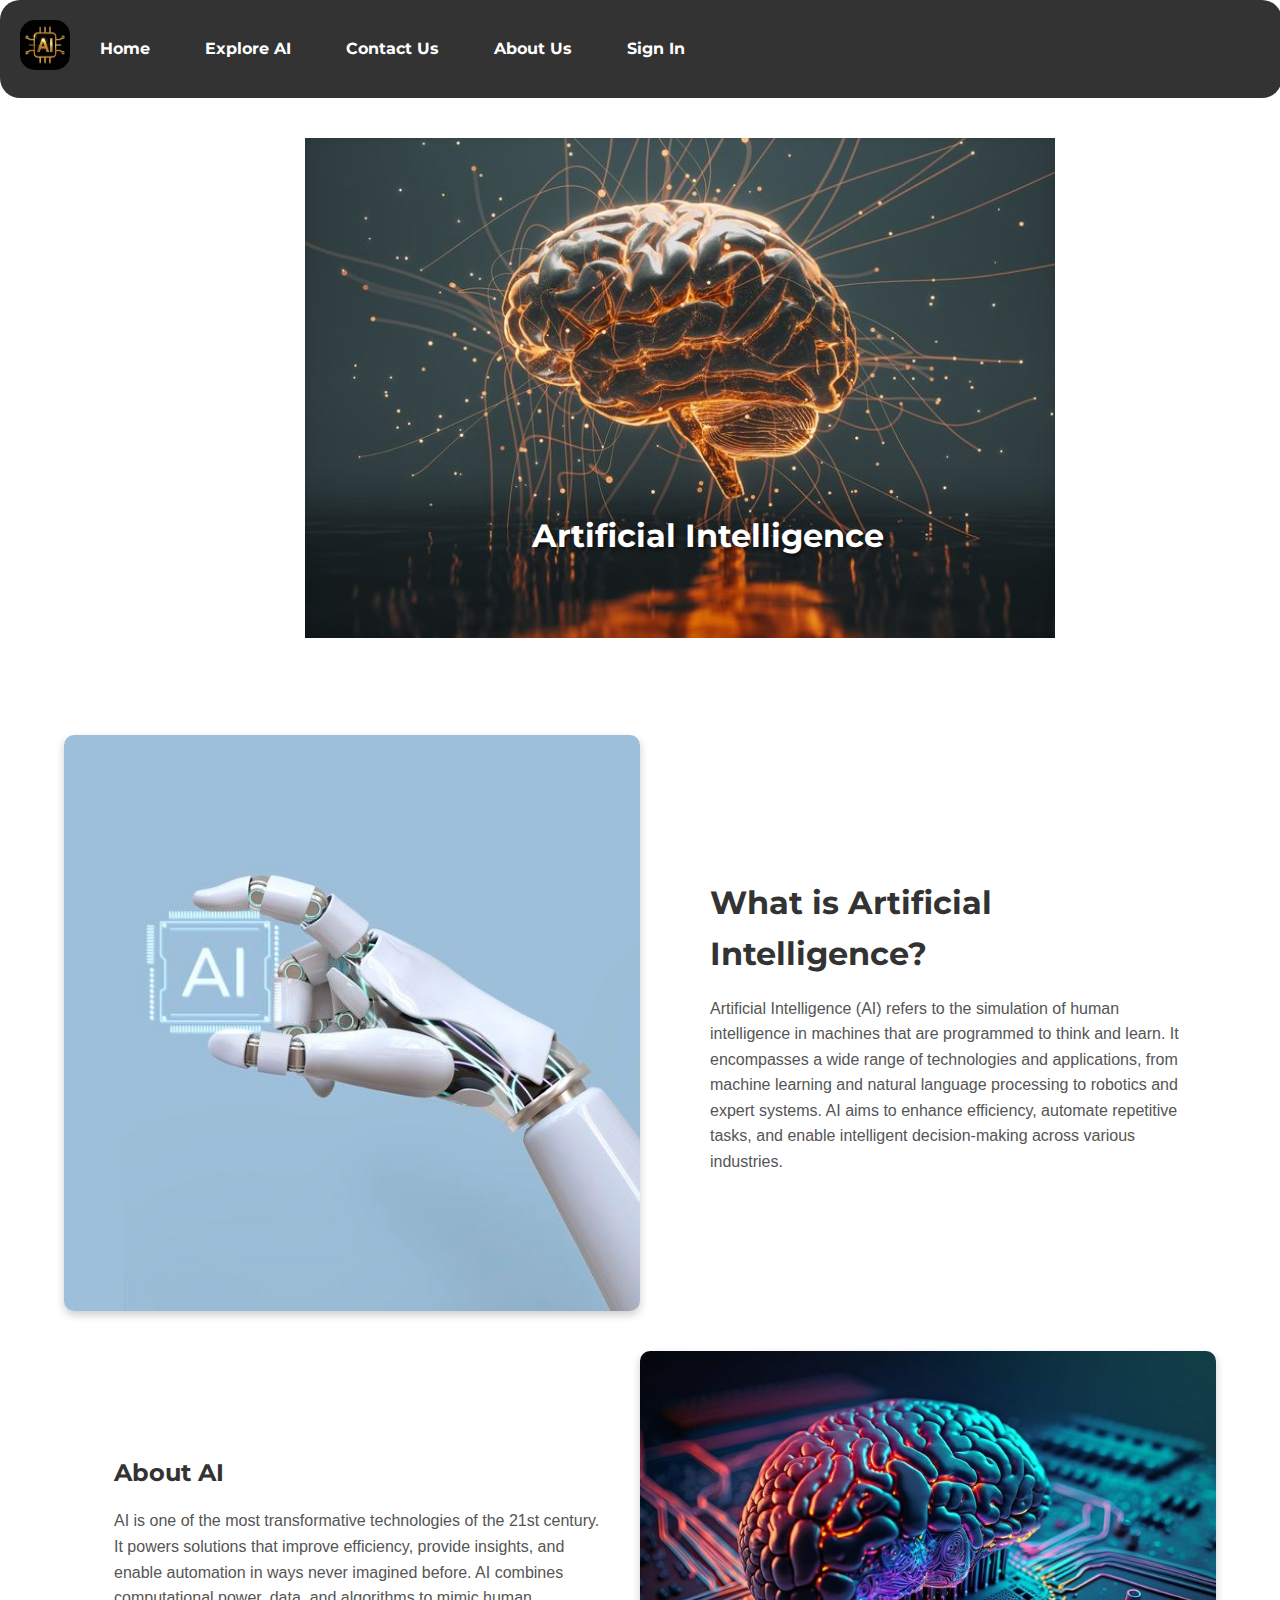
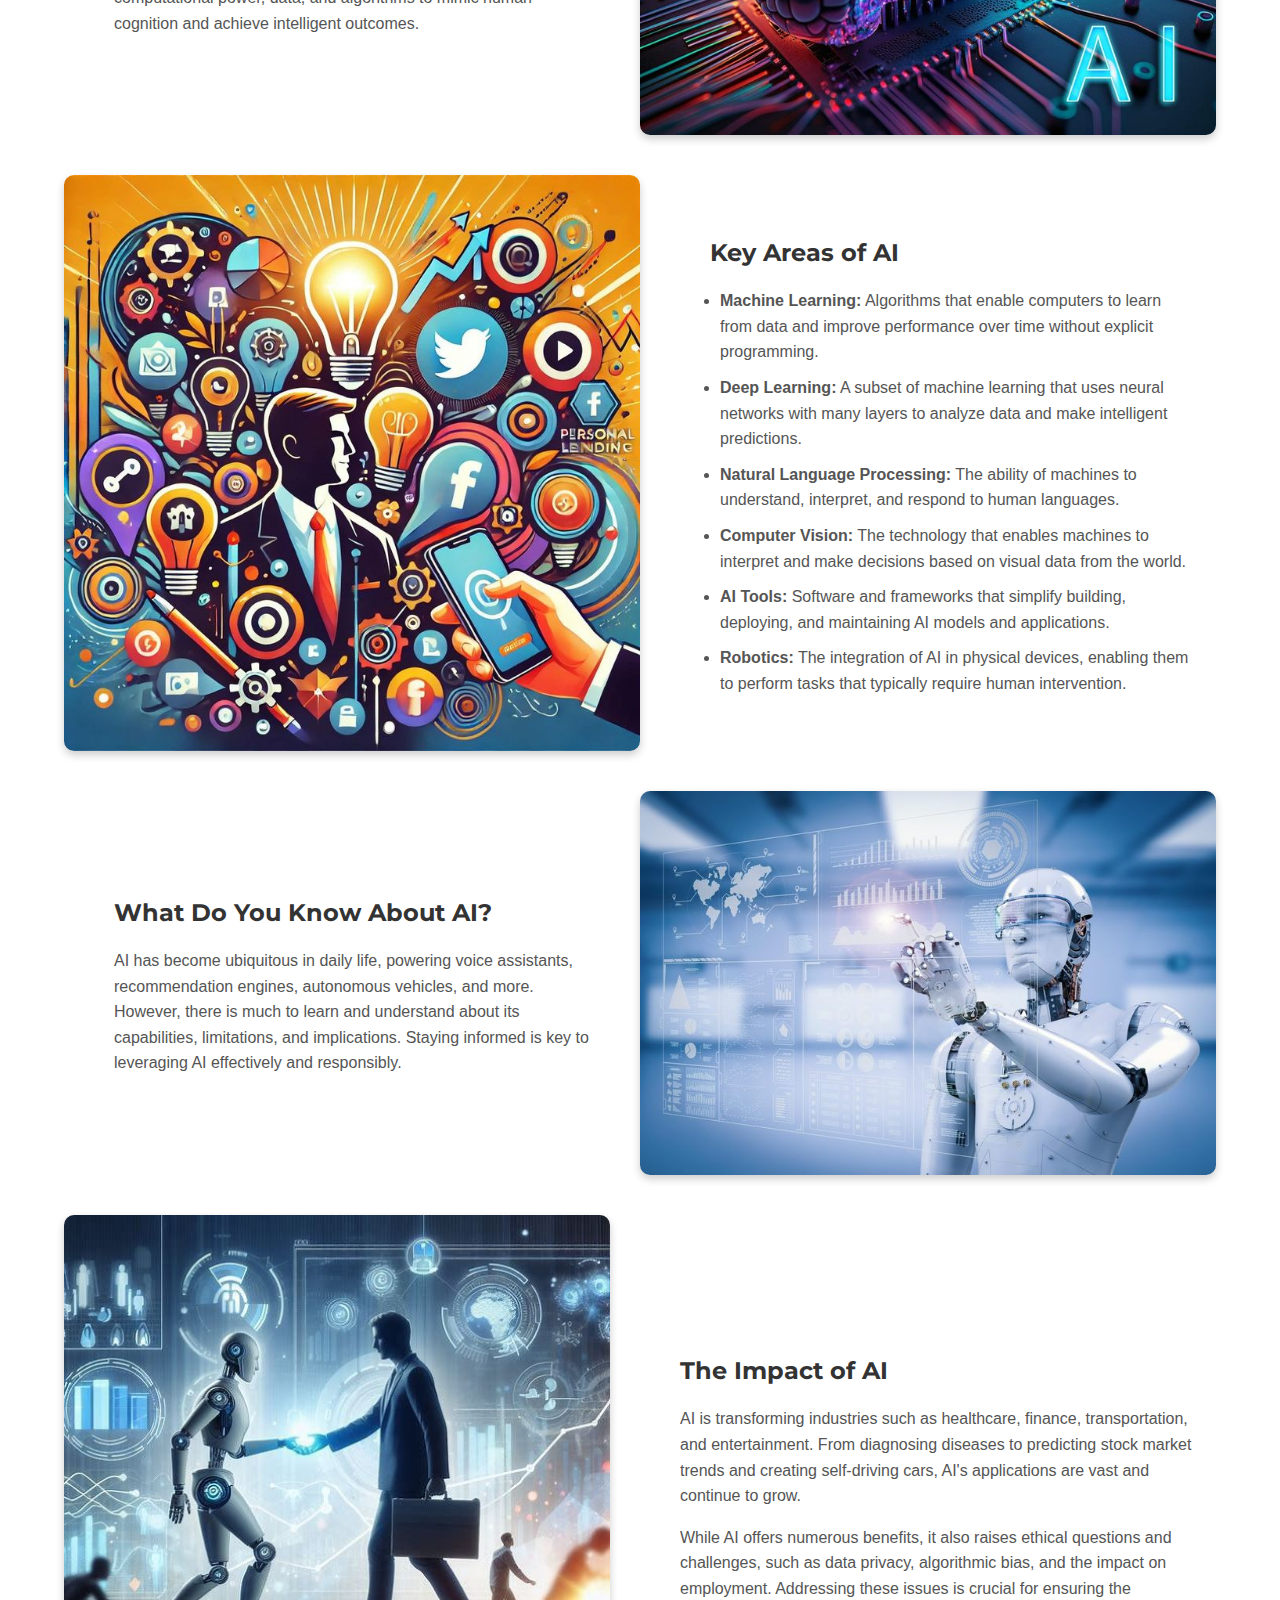
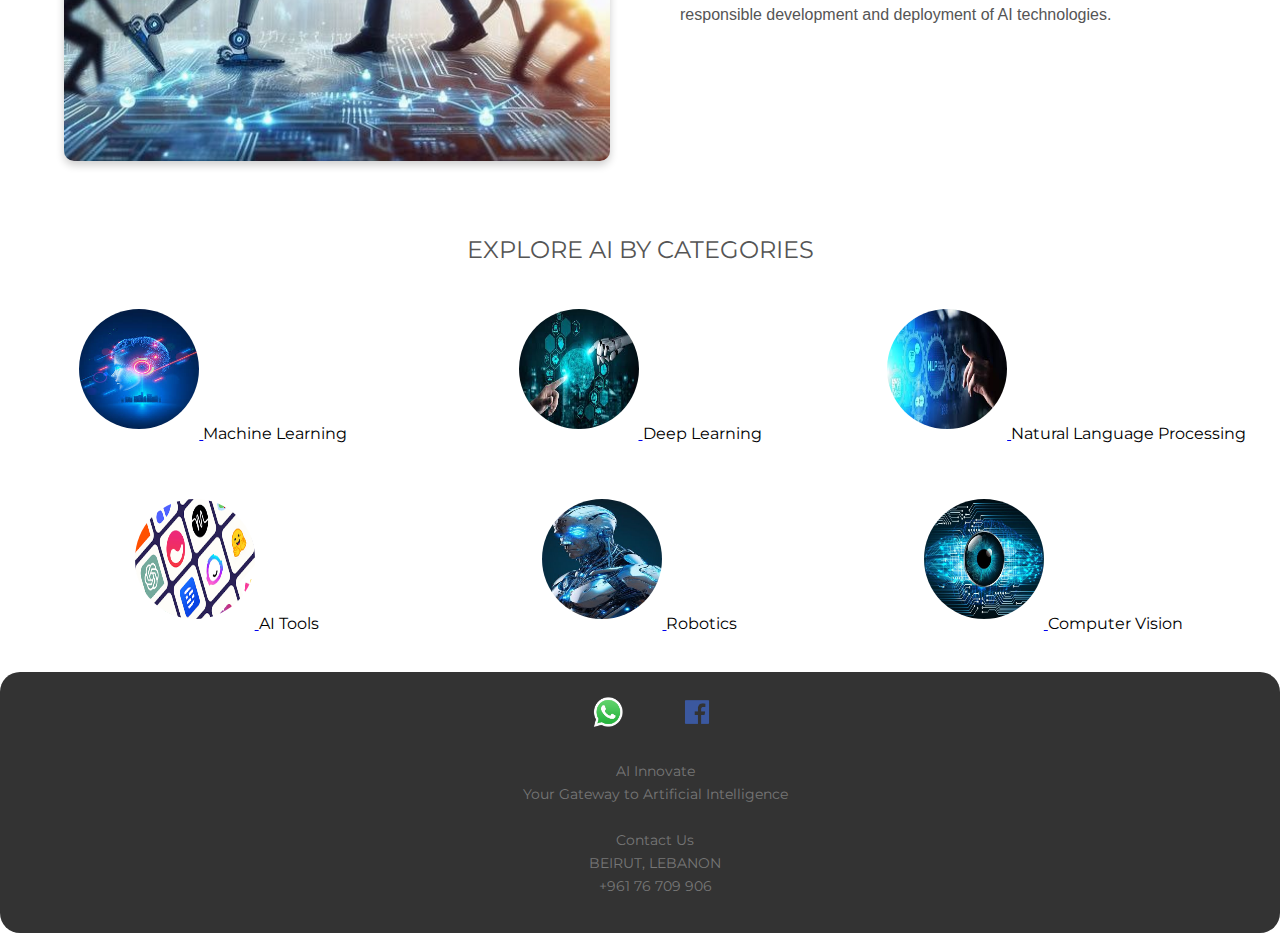
<file: index.html>
<!DOCTYPE html>
<html>
<meta charset="utf-8">
<link type="text/css" rel="stylesheet" href="css/styles.css">
<meta name="viewport" content="width=device-width, initial-scale=1">
<link href="https://fonts.googleapis.com/css?family=Montserrat" rel="stylesheet">
<head>
    <title>Welcome to AI Innovate</title>
</head>
<body>
    <div id="top">
        <a href="../index.html">
            <img id="img1" src="images/AI photos/ai-logo.jpeg" alt="AI Innovate Logo">
        </a>
        <ul id="navbar">
            <li><a href="index.html">Home</a></li>
            <li><a href="index.html">Explore AI</a>
                <ul class="sub">
                    <li><a href="pages/machine-learning.html">Machine Learning</a></li>
                    <li><a href="pages/deep-learning.html">Deep Learning</a></li>
                    <li><a href="pages/nlp.html">Natural Language Processing</a></li>
                    <li><a href="pages/ai-tools.html">AI Tools</a></li>
                    <li><a href="pages/robotics.html">Robotics</a></li>
                    <li><a href="pages/computer-vision.html">Computer Vision</a></li>
                </ul>
            </li>
            <li><a href="pages/contact.html">Contact Us</a></li>
            <li><a href="pages/about.html">About Us</a></li>
            <li><a href="pages/sign-in.html">Sign In</a></li>
        </ul>
    </div>

    <div class="image-text-overlay">
        <img class="ai-banner" src="images/AI photos/ai-banner.jpeg" alt="AI Banner">
        <p class="overlay-text">Artificial Intelligence</p>
    </div>
    

    <div class="ai-content-section">
        <div class="content-block">
            <img src="images/AI photos/ai-what-is.jpeg" alt="What is AI" class="content-image">
            <div class="content-text">
                <h1>What is Artificial Intelligence?</h1>
                <p>Artificial Intelligence (AI) refers to the simulation of human intelligence in machines that are programmed to think and learn. It encompasses a wide range of technologies and applications, from machine learning and natural language processing to robotics and expert systems. AI aims to enhance efficiency, automate repetitive tasks, and enable intelligent decision-making across various industries.</p>
            </div>
        </div>
        
        <div class="content-block reverse">
            
            <img src="images/AI photos/ai-about.jpeg" alt="About AI" class="content-image">
            <div class="content-text">
                <h2>About AI</h2>
                <p>AI is one of the most transformative technologies of the 21st century. It powers solutions that improve efficiency, provide insights, and enable automation in ways never imagined before. AI combines computational power, data, and algorithms to mimic human cognition and achieve intelligent outcomes.</p>
            </div>
        </div>
    
        <div class="content-block">
            <img src="images/AI photos/ai-key-areas.jpeg" alt="Key Areas of AI" class="content-image">
            <div class="content-text">
                <h2>Key Areas of AI</h2>
                <ul>
                    <li><strong>Machine Learning:</strong> Algorithms that enable computers to learn from data and improve performance over time without explicit programming.</li>
                    <li><strong>Deep Learning:</strong> A subset of machine learning that uses neural networks with many layers to analyze data and make intelligent predictions.</li>
                    <li><strong>Natural Language Processing:</strong> The ability of machines to understand, interpret, and respond to human languages.</li>
                    <li><strong>Computer Vision:</strong> The technology that enables machines to interpret and make decisions based on visual data from the world.</li>
                    <li><strong>AI Tools:</strong> Software and frameworks that simplify building, deploying, and maintaining AI models and applications.</li>
                    <li><strong>Robotics:</strong> The integration of AI in physical devices, enabling them to perform tasks that typically require human intervention.</li>
                </ul>
            </div>
        </div>
    
        <div class="content-block reverse">
            <img src="images/AI photos/ai-know.jpeg" alt="What Do You Know About AI" class="content-image">
            <div class="content-text">
                <h2>What Do You Know About AI?</h2>
                <p>AI has become ubiquitous in daily life, powering voice assistants, recommendation engines, autonomous vehicles, and more. However, there is much to learn and understand about its capabilities, limitations, and implications. Staying informed is key to leveraging AI effectively and responsibly.</p>
            </div>
        </div>
    
        <div class="content-block">
            <img src="images/AI photos/ai-impact.jpeg" alt="The Impact of AI" class="content-image">
            <div class="content-text">
                <h2>The Impact of AI</h2>
                <p>AI is transforming industries such as healthcare, finance, transportation, and entertainment. From diagnosing diseases to predicting stock market trends and creating self-driving cars, AI's applications are vast and continue to grow.</p>
                <p>While AI offers numerous benefits, it also raises ethical questions and challenges, such as data privacy, algorithmic bias, and the impact on employment. Addressing these issues is crucial for ensuring the responsible development and deployment of AI technologies.</p>
            </div>
        </div>
    </div>

    <div>
        <p class="cat-title" style="padding: 20px">EXPLORE AI BY CATEGORIES</p>
    </div>

    <div class="container">
        <ul>
            <li>
                <div class="title">
                    <a href="pages/machine-learning.html">
                        <img class="iconimgs" src="images/AI photos/icon-ml.jpeg" alt="Machine Learning">
                    </a>
                    Machine Learning
                </div>
            </li>
            <li>
                <div class="title">
                    <a href="pages/deep-learning.html">
                        <img class="iconimgs" src="images/AI photos/icon-dl.jpeg" alt="Deep Learning">
                    </a>
                    Deep Learning
                </div>
            </li>
            <li>
                <div class="title">
                    <a href="pages/nlp.html">
                        <img class="iconimgs" src="images/AI photos/icon-nlp.jpeg" alt="Natural Language Processing">
                    </a>
                    Natural Language Processing
                </div>
            </li>
            
        </ul>
        </div>
    <div class="container" style="padding: 20px">
        <ul>
            <li>
                <div class="title">
                    <a href="pages/ai-tools.html">
                        <img class="iconimgs" src="images/AI photos/icon-tools.png" alt="AI Tools">
                    </a>
                    AI Tools
                </div>
            </li>
            <li>
                <div class="title">
                    <a href="pages/robotics.html">
                        <img class="iconimgs" src="images/AI photos/icon-robotics.jpeg" alt="Robotics">
                    </a>
                    Robotics
                </div>
            </li>
            <li>
                <div class="title">
                    <a href="pages/computer-vision.html">
                        <img class="iconimgs" src="images/AI photos/icon-computer-vision.jpeg" alt="Computer Vision">
                    </a>
                    Computer Vision
                </div>
            </li>
        </ul>
    </div>

    <div id="footer">
        <div>
            <a href="https://wa.me/+96176709906" target="_blank">
            <img id="wtsicon2" src="images/wats-icon.png" alt="WhatsApp Contact">
            </a>
            <a href="https://www.facebook.com" target="_blank">
            <img id="faceicon2" src="images/facebook-logo.png" alt="Facebook">
            </a>
        </div>
        <p id="info">
            AI Innovate <br>
            Your Gateway to Artificial Intelligence <br><br>
            Contact Us <br>
            BEIRUT, LEBANON <br>
            +961 76 709 906
        </p>
    </div>
</body>
</html>
</file>
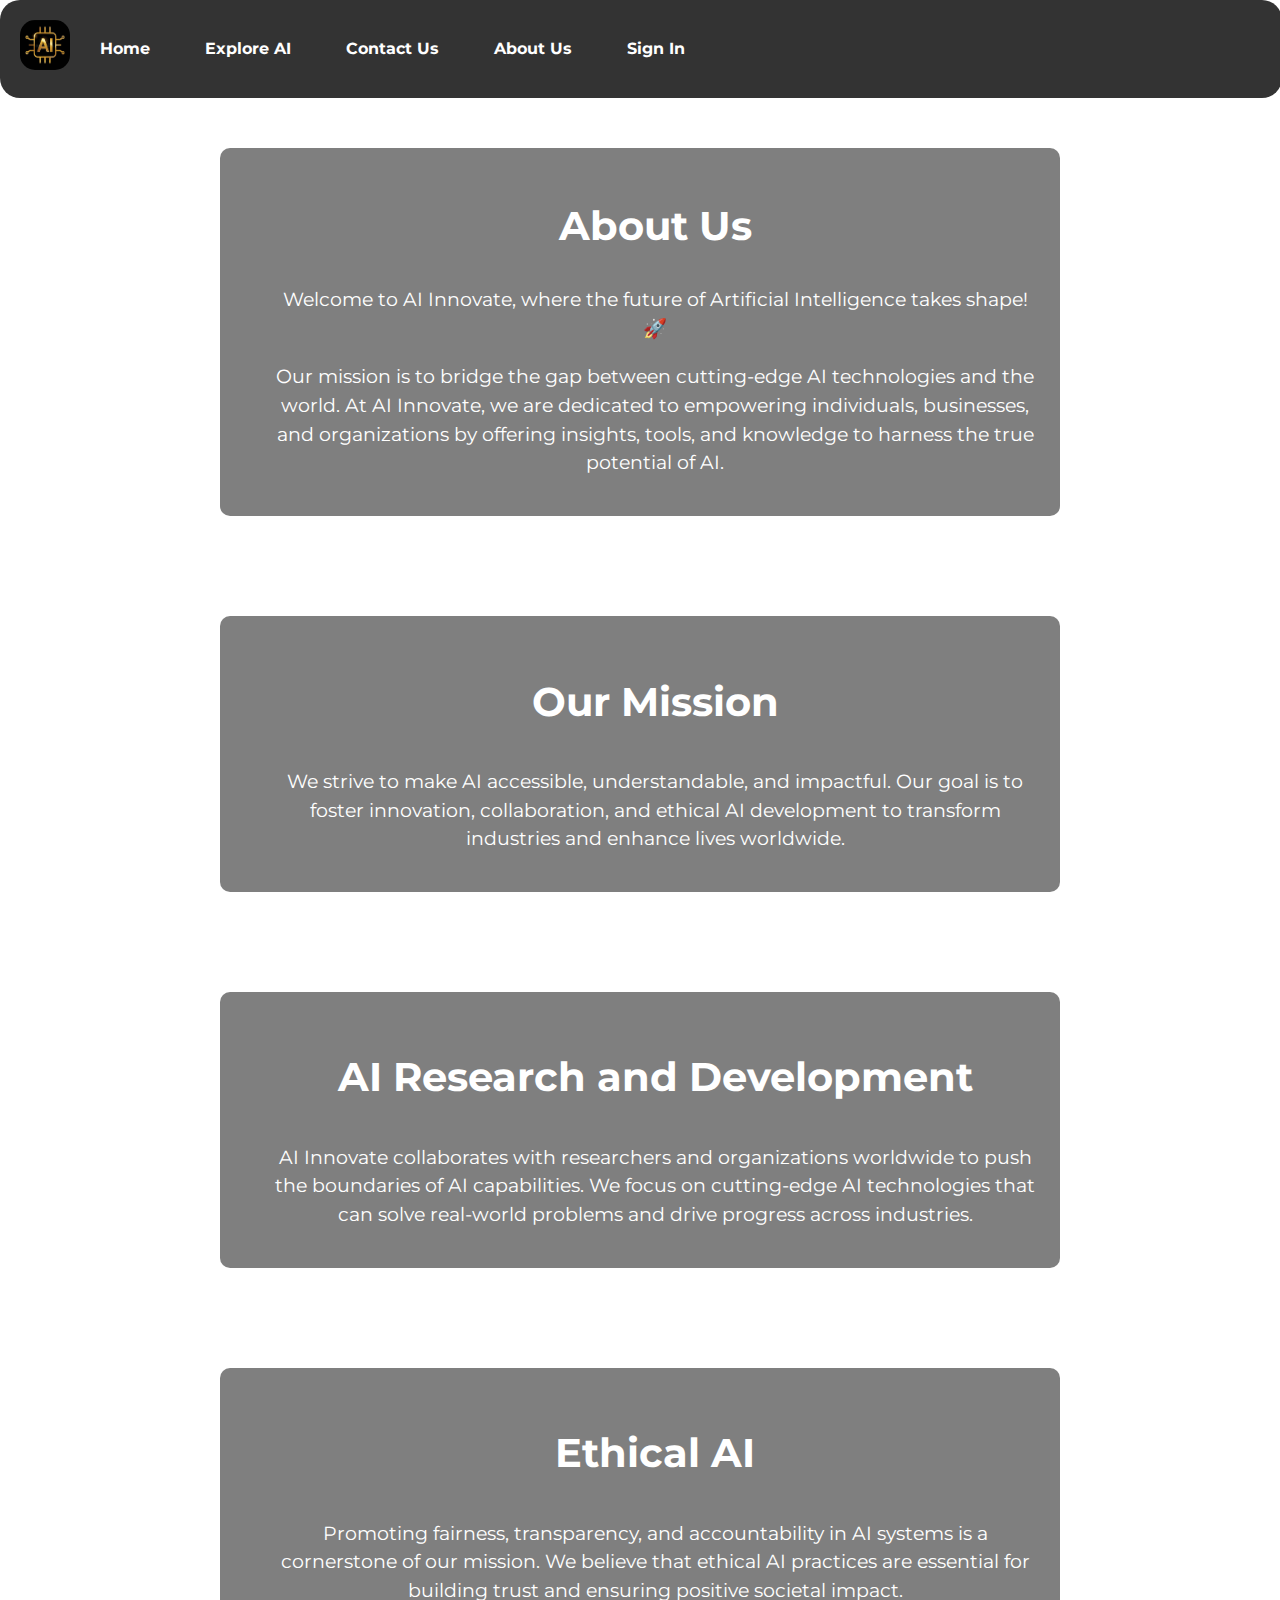
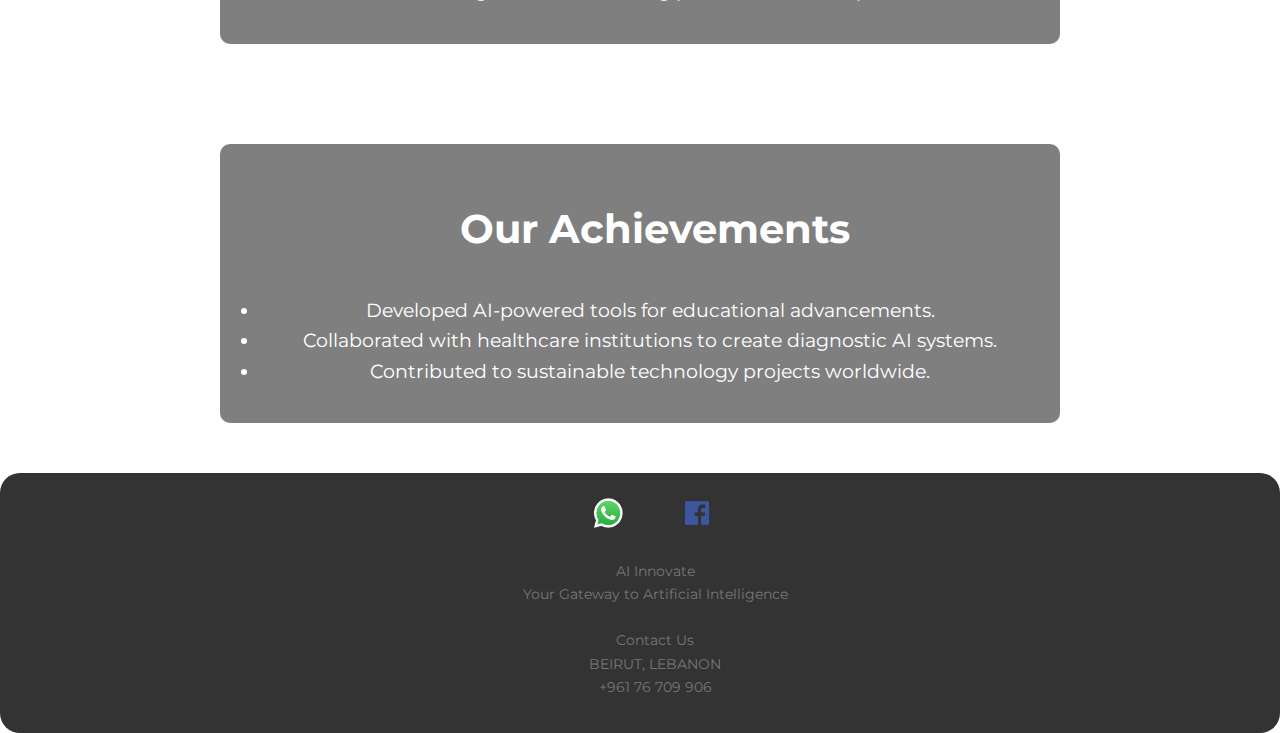
<file: pages/about.html>
<!DOCTYPE html>
<html lang="en">
<head>
    <meta charset="utf-8">
    <meta name="viewport" content="width=device-width, initial-scale=1">
    <link type="text/css" rel="stylesheet" href="../css/styles.css">
    <link type="text/css" rel="stylesheet" href="../css/about.css">
    <link href="https://fonts.googleapis.com/css?family=Montserrat" rel="stylesheet">
    <title>About Us - AI Innovate</title>
</head>
<body>

    <div id="top">
        <a href="../index.html">
            <img id="img1" src="../images/AI photos/ai-logo.jpeg" alt="AI Innovate Logo">
        </a>
        <ul id="navbar">
            <li><a href="../index.html">Home</a></li>
            <li><a href="#">Explore AI</a>
                <ul class="sub">
                    <li><a href="machine-learning.html">Machine Learning</a></li>
                    <li><a href="deep-learning.html">Deep Learning</a></li>
                    <li><a href="nlp.html">Natural Language Processing</a></li>
                    <li><a href="ai-tools.html">AI Tools</a></li>
                    <li><a href="robotics.html">Robotics</a></li>
                    <li><a href="computer-vision.html">Computer Vision</a></li>
                </ul>
            </li>
            <li><a href="contact.html">Contact Us</a></li>
            <li><a href="about.html">About Us</a></li>
            <li><a href="sign-in.html">Sign In</a></li>
        </ul>
    </div>


    <div class="sectionAboutUs">
        <div class="sectionAboutUs-content">
            <h1>About Us</h1>
            <p>Welcome to AI Innovate, where the future of Artificial Intelligence takes shape! 🚀</p>
            <p>Our mission is to bridge the gap between cutting-edge AI technologies and the world. At AI Innovate, we are dedicated to empowering individuals, businesses, and organizations by offering insights, tools, and knowledge to harness the true potential of AI.</p>
        </div>
    </div>


    <div class="sectionAboutUs" >
        <div class="sectionAboutUs-content">
            <h2>Our Mission</h2>
            <p>We strive to make AI accessible, understandable, and impactful. Our goal is to foster innovation, collaboration, and ethical AI development to transform industries and enhance lives worldwide.</p>
        </div>
    </div>

    <div class="sectionAboutUs" >
        <div class="sectionAboutUs-content">
            <h2>AI Research and Development</h2>
            <p>AI Innovate collaborates with researchers and organizations worldwide to push the boundaries of AI capabilities. We focus on cutting-edge AI technologies that can solve real-world problems and drive progress across industries.</p>
        </div>
    </div>

    <div class="sectionAboutUs" >
        <div class="sectionAboutUs-content">
            <h2>Ethical AI</h2>
            <p>Promoting fairness, transparency, and accountability in AI systems is a cornerstone of our mission. We believe that ethical AI practices are essential for building trust and ensuring positive societal impact.</p>
        </div>
    </div>

    <div class="sectionAboutUs">
        <div class="sectionAboutUs-content">
            <h2>Our Achievements</h2>
            <ul>
                <li>Developed AI-powered tools for educational advancements.</li>
                <li>Collaborated with healthcare institutions to create diagnostic AI systems.</li>
                <li>Contributed to sustainable technology projects worldwide.</li>
            </ul>
        </div>
    </div>
    <div id="footer">
        <a href="https://wa.me/+96176709906" target="_blank">
            <img id="wtsicon2" src="../images/wats-icon.png" alt="WhatsApp Contact">
        </a>
        <a href="https://www.facebook.com" target="_blank">
            <img id="faceicon2" src="../images/facebook-logo.png" alt="Facebook">
        </a>
        <p id="info">
            AI Innovate <br>
            Your Gateway to Artificial Intelligence <br><br>
            Contact Us <br>
            BEIRUT, LEBANON <br>
            +961 76 709 906
        </p>
    </div>
</body>
</html>
</file>
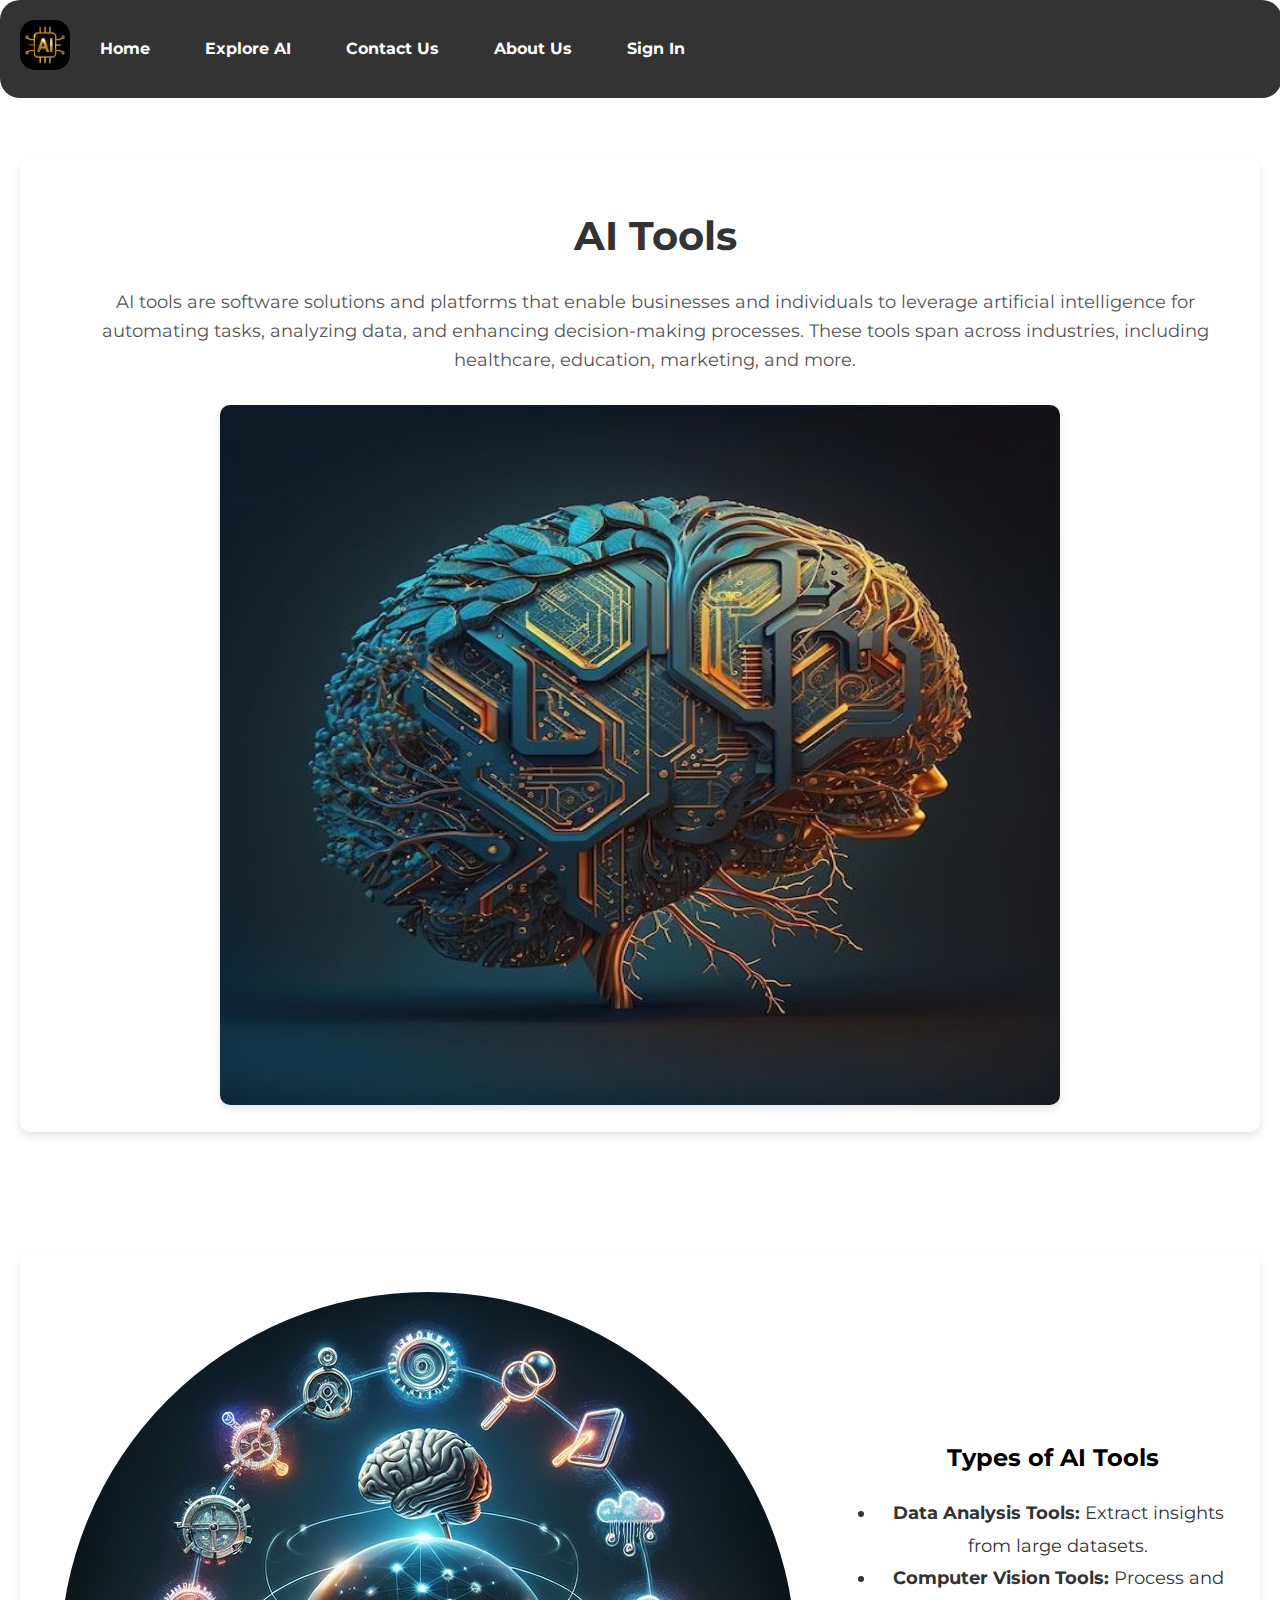
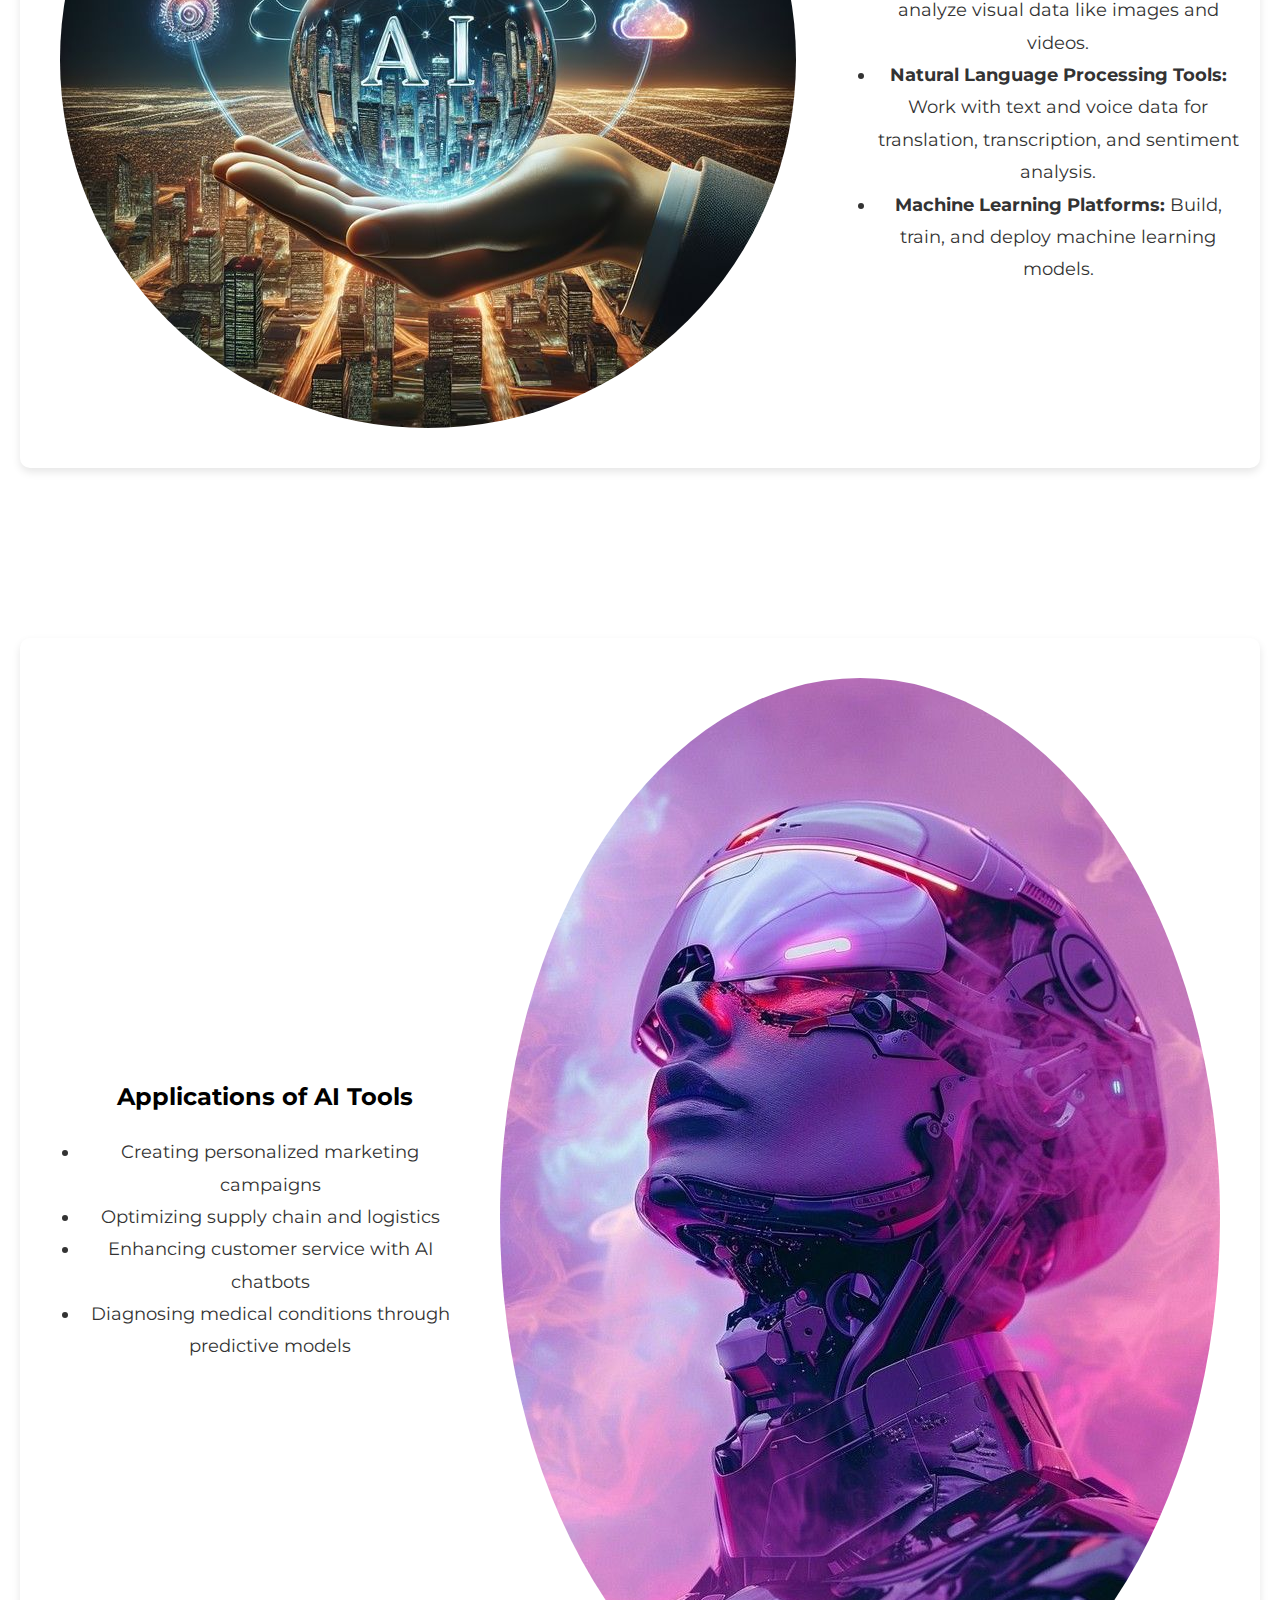
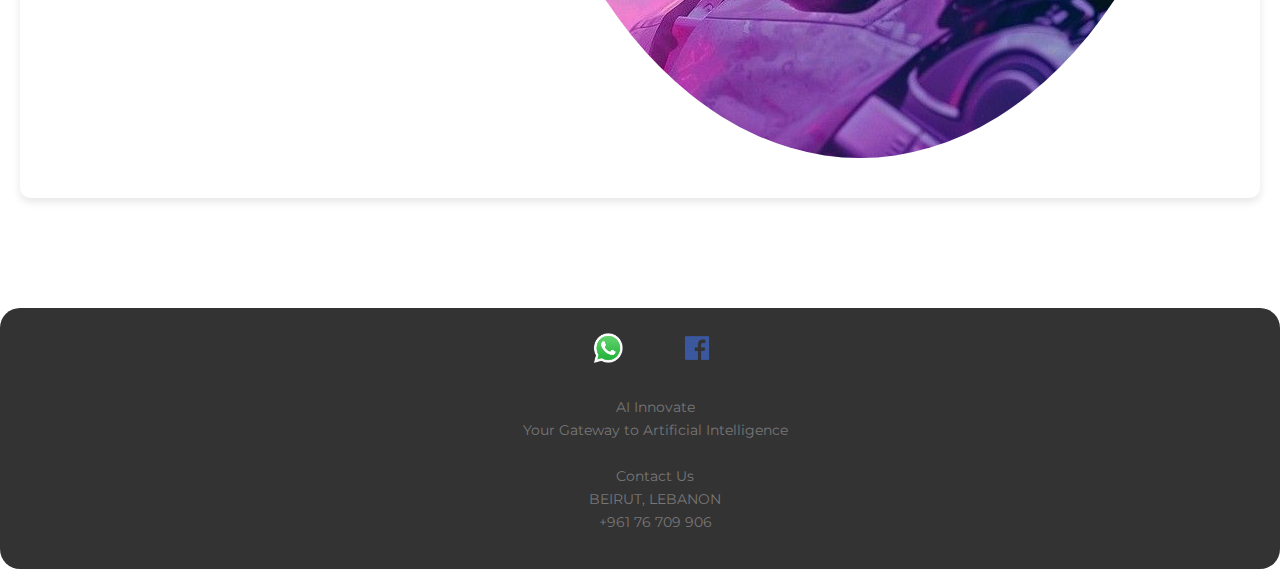
<file: pages/ai-tools.html>
<!DOCTYPE html>
<html lang="en">
<head>
    <meta charset="utf-8">
    <meta name="viewport" content="width=device-width, initial-scale=1">
    <link type="text/css" rel="stylesheet" href="../css/styles.css">
    <link type="text/css" rel="stylesheet" href="../css/ai-tools.css">
    <link href="https://fonts.googleapis.com/css?family=Montserrat" rel="stylesheet">
    <title>AI Tools - AI Innovate</title>
</head>
<body>

    <div id="top">
        <a href="../index.html">
            <img id="img1" src="../images/AI photos/ai-logo.jpeg" alt="AI Innovate Logo">
        </a>
        <ul id="navbar">
            <li><a href="../index.html">Home</a></li>
            <li><a href="#">Explore AI</a>
                <ul class="sub">
                    <li><a href="machine-learning.html">Machine Learning</a></li>
                    <li><a href="deep-learning.html">Deep Learning</a></li> 
                    <li><a href="nlp.html">Natural Language Processing</a></li>
                    <li><a href="robotics.html">Robotics</a></li>
                    <li><a href="computer-vision.html">Computer Vision</a></li>
                </ul>
            </li>
            <li><a href="contact.html">Contact Us</a></li>
            <li><a href="about.html">About Us</a></li>
            <li><a href="sign-in.html">Sign In</a></li>
        </ul>
    </div>

    <div class="sectionAITools">
        <div class="text-container-aitools">
            <h1>AI Tools</h1>
            <p>AI tools are software solutions and platforms that enable businesses and individuals to leverage artificial intelligence for automating tasks, analyzing data, and enhancing decision-making processes. These tools span across industries, including healthcare, education, marketing, and more.</p>

            <img src="../images/AI photos/ai-tools-overview.jpeg" alt="AI Tools Overview" style="max-width: 100%; border-radius: 10px; box-shadow: 0 4px 8px rgba(0, 0, 0, 0.1);">
        </div>
    </div>

    <div class="sectionAITools">
        <div class="text-container-aitools-types">
            <img src="../images/AI photos/ai-tools-types.jpeg" alt="Types of AI Tools" style="padding: 20px; max-width: 100%; border-radius: 50%;">
            <div>
                <h2>Types of AI Tools</h2>
                <ul>
                    <li><strong>Data Analysis Tools:</strong> Extract insights from large datasets.</li>
                    <li><strong>Computer Vision Tools:</strong> Process and analyze visual data like images and videos.</li>
                    <li><strong>Natural Language Processing Tools:</strong> Work with text and voice data for translation, transcription, and sentiment analysis.</li>
                    <li><strong>Machine Learning Platforms:</strong> Build, train, and deploy machine learning models.</li>
                </ul>
            </div>
        </div>
    </div>

    <div class="sectionAITools">
        <div class="text-container-aitools-applications">
            <div style="text-align:center;">
                <h2>Applications of AI Tools</h2>
                <ul>
                    <li>Creating personalized marketing campaigns</li>
                    <li>Optimizing supply chain and logistics</li>
                    <li>Enhancing customer service with AI chatbots</li>
                    <li>Diagnosing medical conditions through predictive models</li>
                </ul>
            </div>
            <img src="../images/AI photos/ai-tools-applications.jpeg" alt="Applications of AI Tools" style="padding: 20px; border-radius: 50%; max-width: 100%;">
        </div>
    </div>

    <div id="footer">
        <a href="https://wa.me/+96176709906" target="_blank">
            <img id="wtsicon2" src="../images/wats-icon.png" alt="WhatsApp Contact">
        </a>
        <a href="https://www.facebook.com" target="_blank">
            <img id="faceicon2" src="../images/facebook-logo.png" alt="Facebook">
        </a>
        <p id="info">
            AI Innovate <br>
            Your Gateway to Artificial Intelligence <br><br>
            Contact Us <br>
            BEIRUT, LEBANON <br>
            +961 76 709 906
        </p>
    </div>
</body>
</html>
</file>
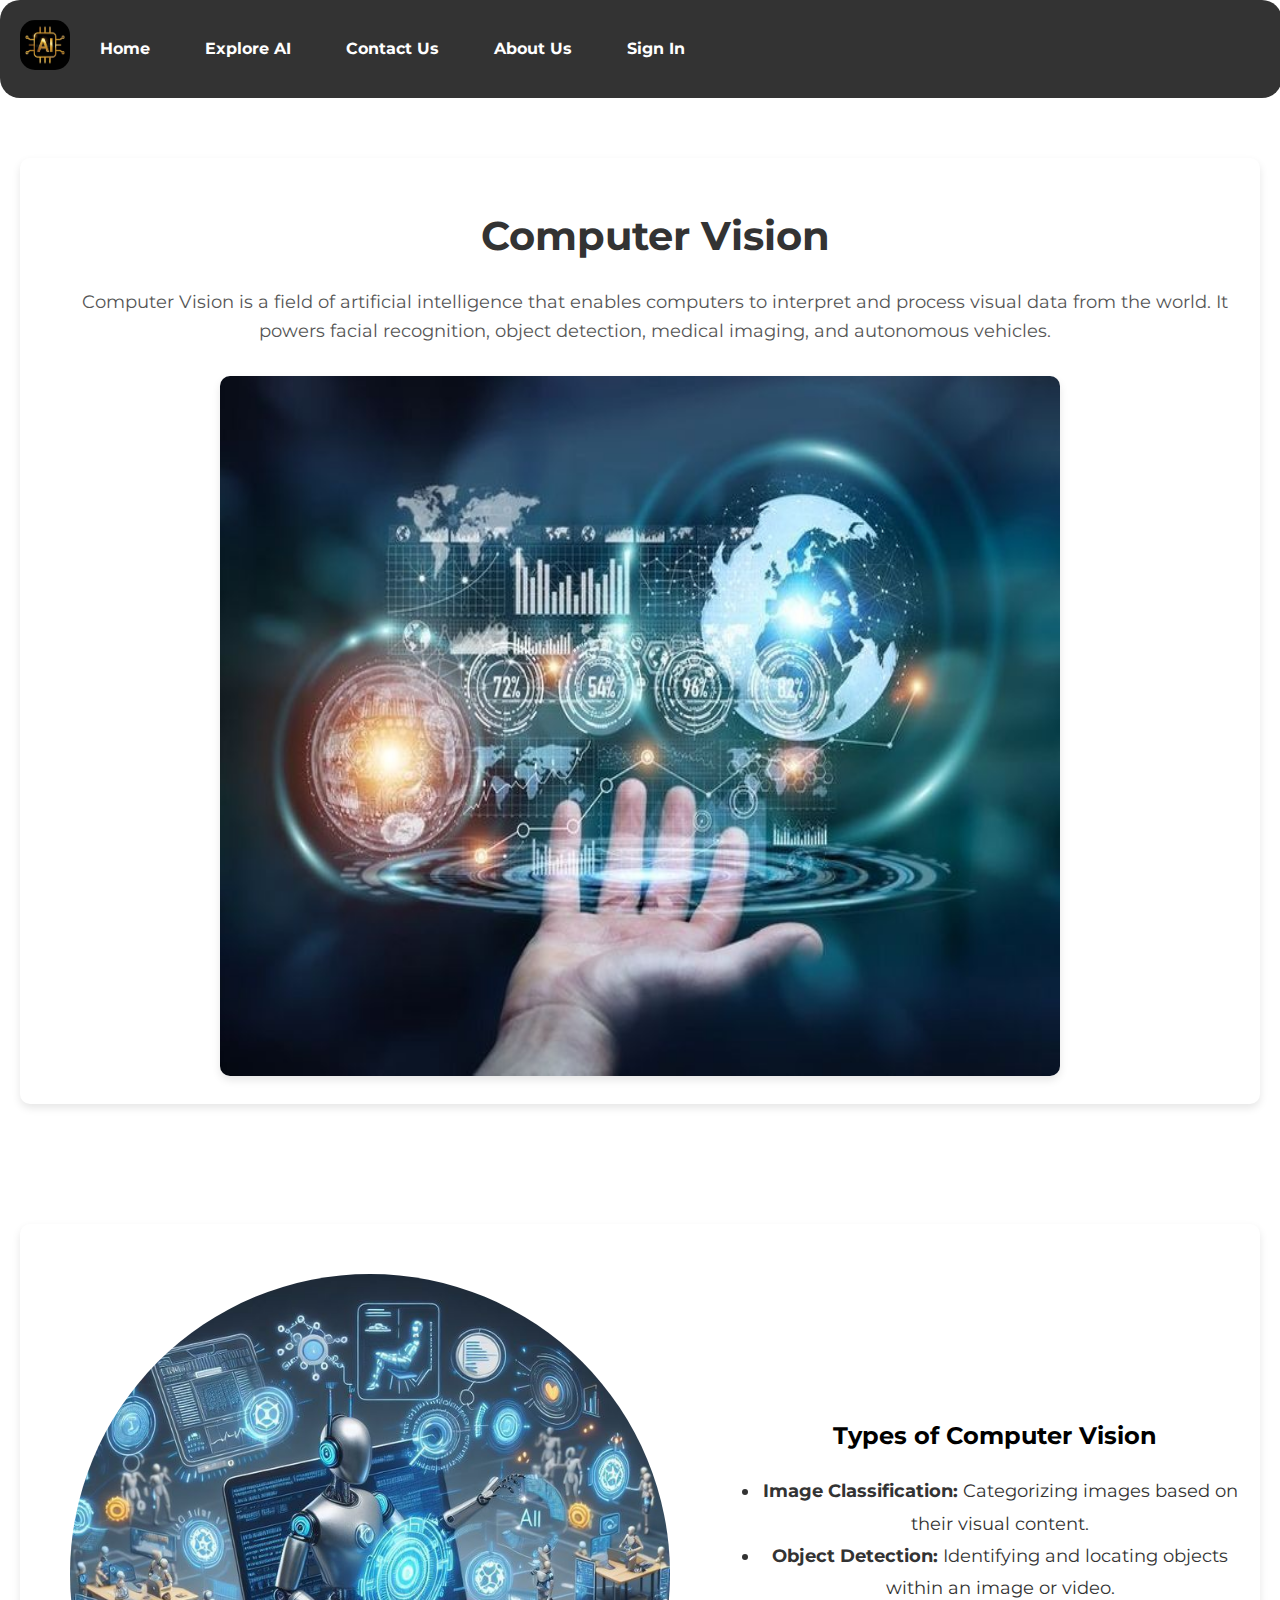
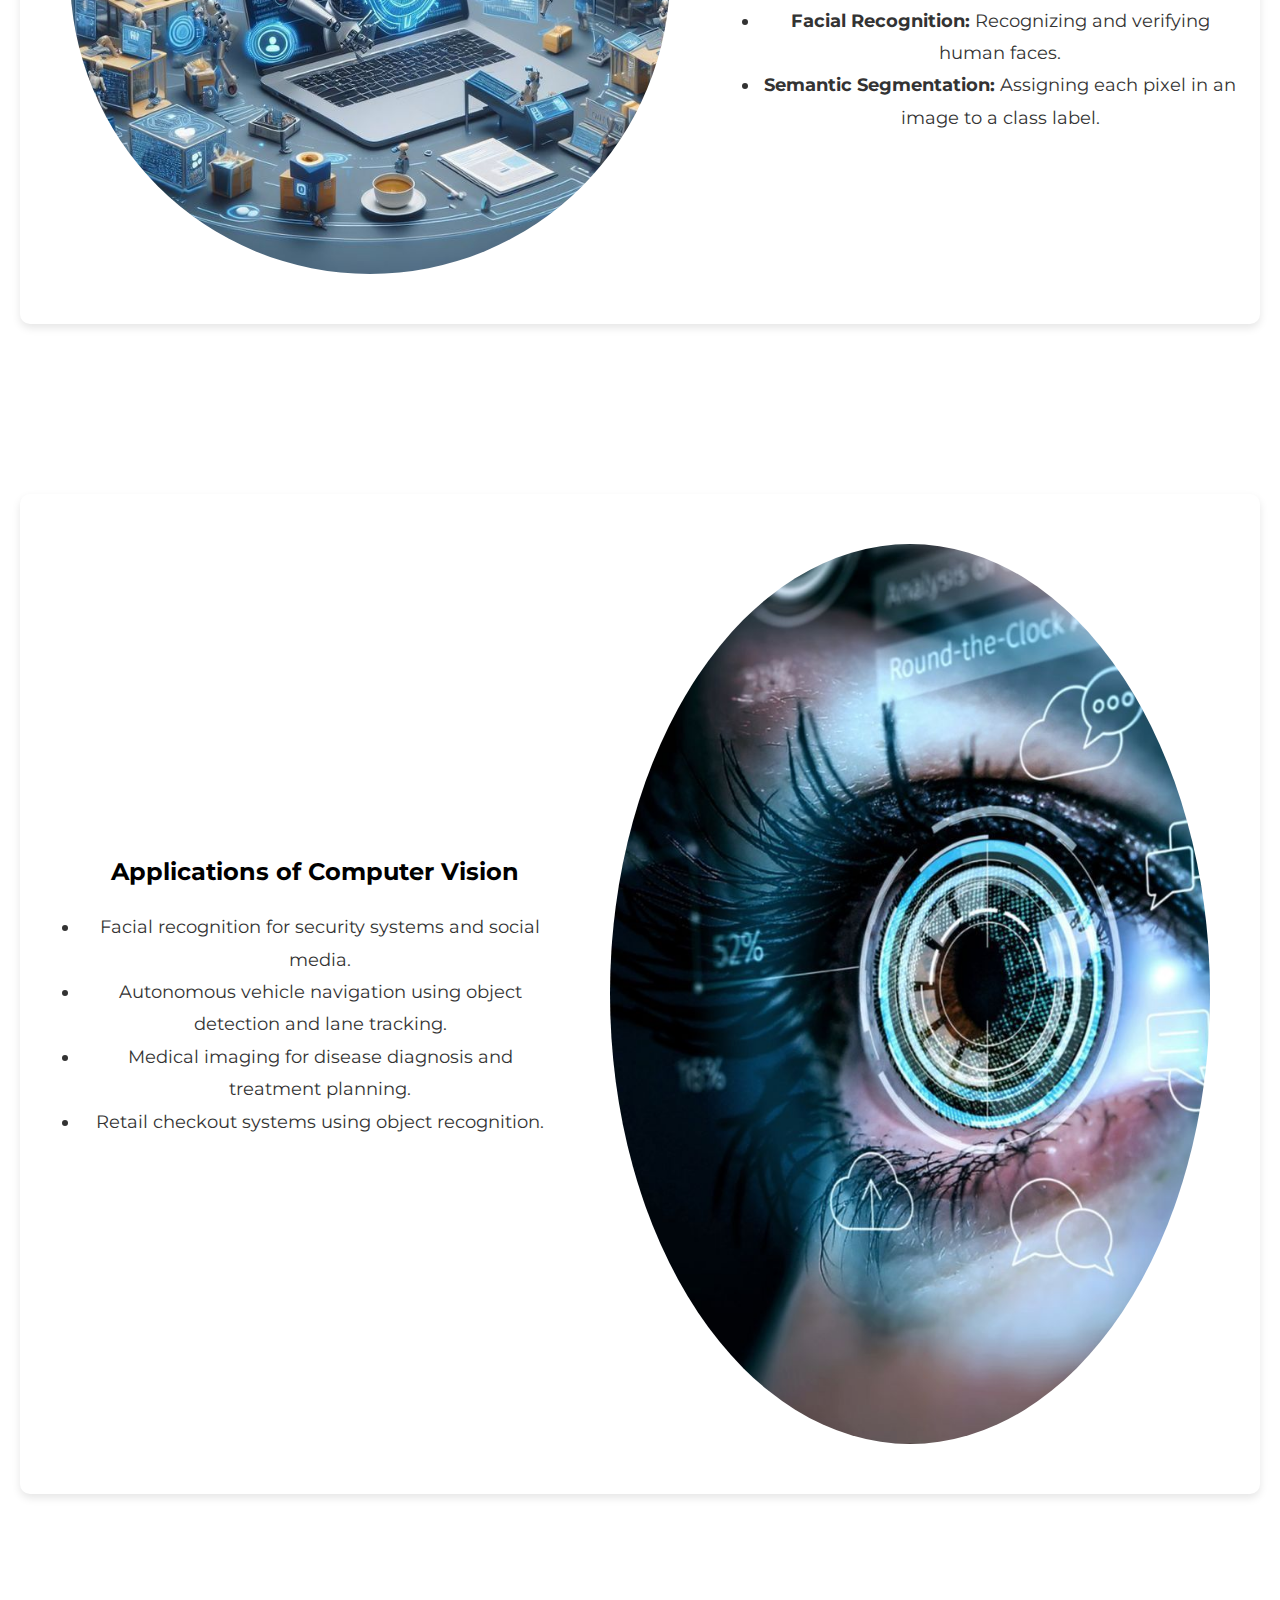
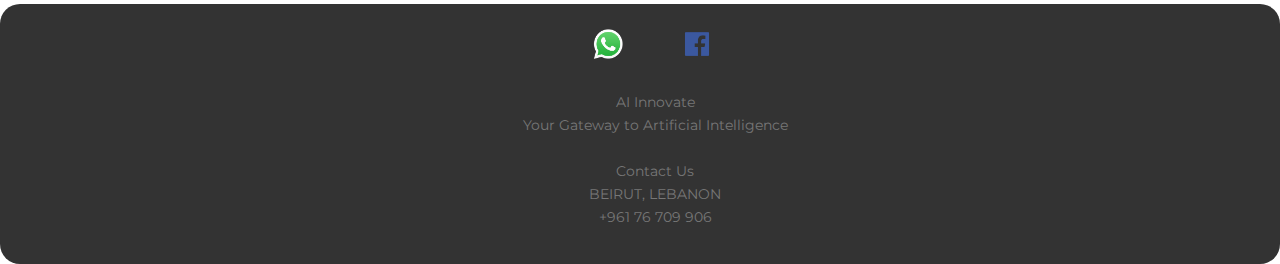
<file: pages/computer-vision.html>
<!DOCTYPE html>
<html lang="en">
<head>
    <meta charset="utf-8">
    <meta name="viewport" content="width=device-width, initial-scale=1">
    <link type="text/css" rel="stylesheet" href="../css/styles.css">
    <link type="text/css" rel="stylesheet" href="../css/computer-vision.css">
    <link href="https://fonts.googleapis.com/css?family=Montserrat" rel="stylesheet">
    <title>Computer Vision - AI Innovate</title>
</head>
<body>

    <div id="top">
        <a href="../index.html">
            <img id="img1" src="../images/AI photos/ai-logo.jpeg" alt="AI Innovate Logo">
        </a>
        <ul id="navbar">
            <li><a href="../index.html">Home</a></li>
            <li><a href="#">Explore AI</a>
                <ul class="sub">
                    <li><a href="machine-learning.html">Machine Learning</a></li>
                    <li><a href="deep-learning.html">Deep Learning</a></li>           
                    <li><a href="nlp.html">Natural Language Processing</a></li>
                    <li><a href="ai-tools.html">AI Tools</a></li>
                    <li><a href="robotics.html">Robotics</a></li>
                </ul>
            </li>
            <li><a href="contact.html">Contact Us</a></li>
            <li><a href="about.html">About Us</a></li>
            <li><a href="sign-in.html">Sign In</a></li>
        </ul>
    </div>

    <div class="sectionComputerVision">
        <div class="text-container-computervision">
            <h1>Computer Vision</h1>
            <p>Computer Vision is a field of artificial intelligence that enables computers to interpret and process visual data from the world. It powers facial recognition, object detection, medical imaging, and autonomous vehicles.</p>
            <img src="../images/AI photos/computer-vision-introduction.jpeg" alt="Computer Vision Introduction">
        </div>
    </div>

    <div class="sectionComputerVision">
        <div class="text-container-computervision-types">
            <img src="../images/AI photos/types-of-computer-vision.jpeg" alt="Types of Computer Vision" style="padding: 30px; max-width: 50%; border-radius: 50%;">
            <div>
                <h2>Types of Computer Vision</h2>
                <ul>
                    <li><strong>Image Classification:</strong> Categorizing images based on their visual content.</li>
                    <li><strong>Object Detection:</strong> Identifying and locating objects within an image or video.</li>
                    <li><strong>Facial Recognition:</strong> Recognizing and verifying human faces.</li>
                    <li><strong>Semantic Segmentation:</strong> Assigning each pixel in an image to a class label.</li>
                </ul>
            </div>
        </div>
    </div>

    <div class="sectionComputerVision">
        <div class="text-container-computervision-applications">
            <div>
                <h2>Applications of Computer Vision</h2>
                <ul>
                    <li>Facial recognition for security systems and social media.</li>
                    <li>Autonomous vehicle navigation using object detection and lane tracking.</li>
                    <li>Medical imaging for disease diagnosis and treatment planning.</li>
                    <li>Retail checkout systems using object recognition.</li>
                </ul>
            </div>
            <img src="../images/AI photos/computer-vision-applications.jpeg" alt="Applications of Computer Vision" style="padding: 30px; max-width: 50%; border-radius: 50%;">
        </div>
    </div>

    <div id="footer">
        <a href="https://wa.me/+96176709906" target="_blank">
            <img id="wtsicon2" src="../images/wats-icon.png" alt="WhatsApp Contact">
        </a>
        <a href="https://www.facebook.com" target="_blank">
            <img id="faceicon2" src="../images/facebook-logo.png" alt="Facebook">
        </a>
        <p id="info">
            AI Innovate <br>
            Your Gateway to Artificial Intelligence <br><br>
            Contact Us <br>
            BEIRUT, LEBANON <br>
            +961 76 709 906
        </p>
    </div>

</body>
</html>
</file>
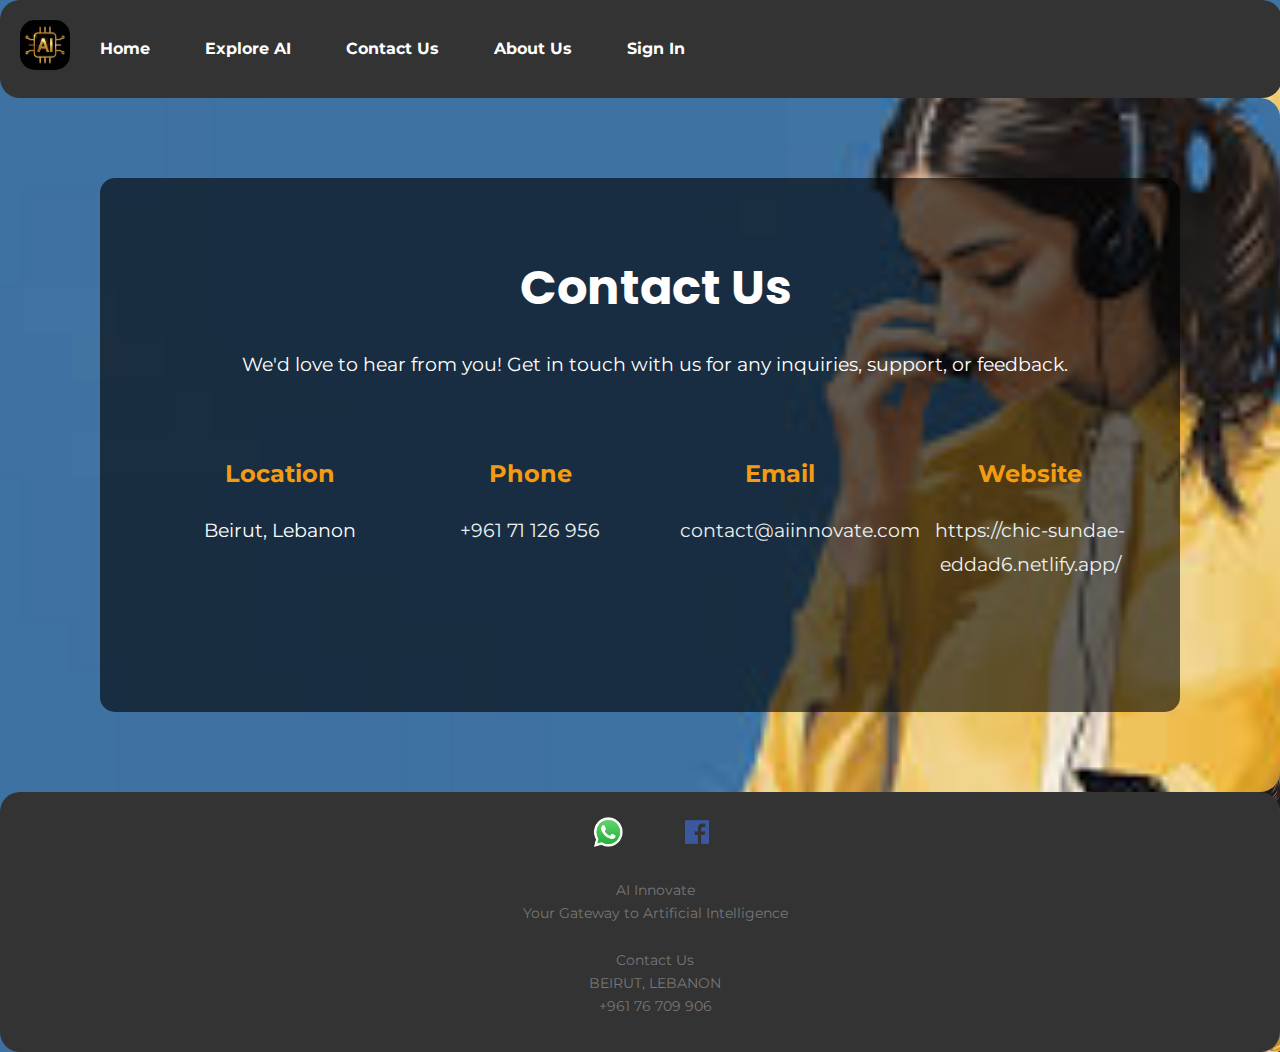
<file: pages/contact.html>
<!DOCTYPE html>
<html lang="en">
<head>
    <meta charset="utf-8">
    <meta name="viewport" content="width=device-width, initial-scale=1">
    <link type="text/css" rel="stylesheet" href="../css/styles.css">
    <link type="text/css" rel="stylesheet" href="../css/contact.css">
    <link href="https://fonts.googleapis.com/css?family=Montserrat|Poppins&display=swap" rel="stylesheet">
    <title>Contact Us - AI Innovate</title>
</head>
<body style="background-image: url('../images/AI photos/contact-bg.jpeg');">

    <div id="top">
        <a href="../index.html">
            <img id="img1" src="../images/AI photos/ai-logo.jpeg" alt="AI Innovate Logo">
        </a>
        <ul id="navbar">
            <li><a href="../index.html">Home</a></li>
            <li><a href="#">Explore AI</a>
                <ul class="sub">
                    <li><a href="machine-learning.html">Machine Learning</a></li>
                    <li><a href="deep-learning.html">Deep Learning</a></li>
                    <li><a href="nlp.html">Natural Language Processing</a></li>
                    <li><a href="ai-tools.html">AI Tools</a></li>
                    <li><a href="robotics.html">Robotics</a></li>
                    <li><a href="computer-vision.html">Computer Vision</a></li>
                </ul>
            </li>
            <li><a href="contact.html">Contact Us</a></li>
            <li><a href="about.html">About Us</a></li>
            <li><a href="sign-in.html">Sign In</a></li>
        </ul>
    </div>


    <div class="contact-section" >
        <div class="contact-content">
            <h1>Contact Us</h1>
            <p>We'd love to hear from you! Get in touch with us for any inquiries, support, or feedback.</p>

            <div class="contact-info">
                <div class="info-item">
                    <h3>Location</h3>
                    <p>Beirut, Lebanon</p>
                </div>
                <div class="info-item">
                    <h3>Phone</h3>
                    <p><a href="tel:+96171126956">+961 71 126 956</a></p>
                </div>
                <div class="info-item">
                    <h3>Email</h3>
                    <p><a href="mailto:contact@aiinnovate.com">contact@aiinnovate.com</a></p>
                </div>
                <div class="info-item">
                    <h3>Website</h3>
                    <p><a href="https://chic-sundae-eddad6.netlify.app/" target="_blank">https://chic-sundae-eddad6.netlify.app/</a></p>
                </div>
            </div>

        </div>
    </div>

    <div id="footer">
        <a href="https://wa.me/+96176709906" target="_blank">
            <img id="wtsicon2" src="../images/wats-icon.png" alt="WhatsApp Contact">
        </a>
        <a href="https://www.facebook.com" target="_blank">
            <img id="faceicon2" src="../images/facebook-logo.png" alt="Facebook">
        </a>
        <p id="info">
            AI Innovate <br>
            Your Gateway to Artificial Intelligence <br><br>
            Contact Us <br>
            BEIRUT, LEBANON <br>
            +961 76 709 906
        </p>
    </div>
</body>
</html>
</file>
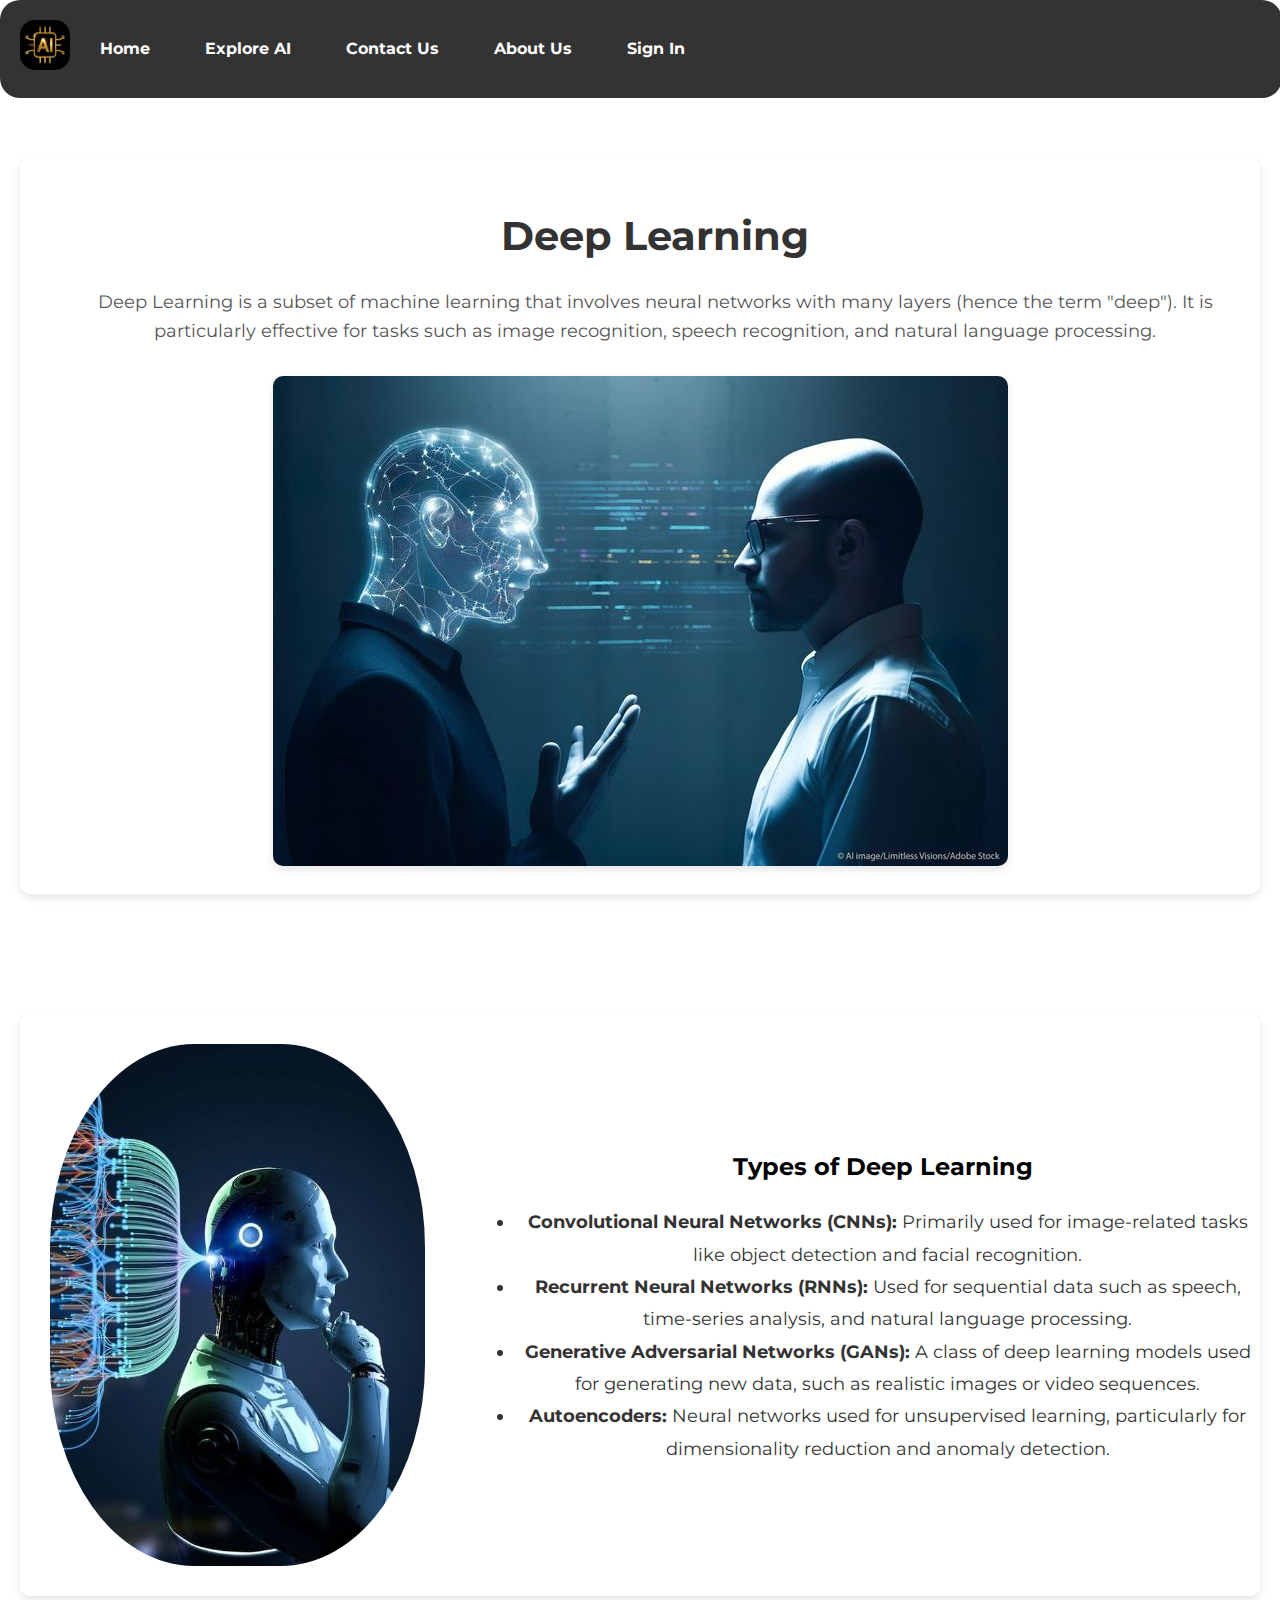
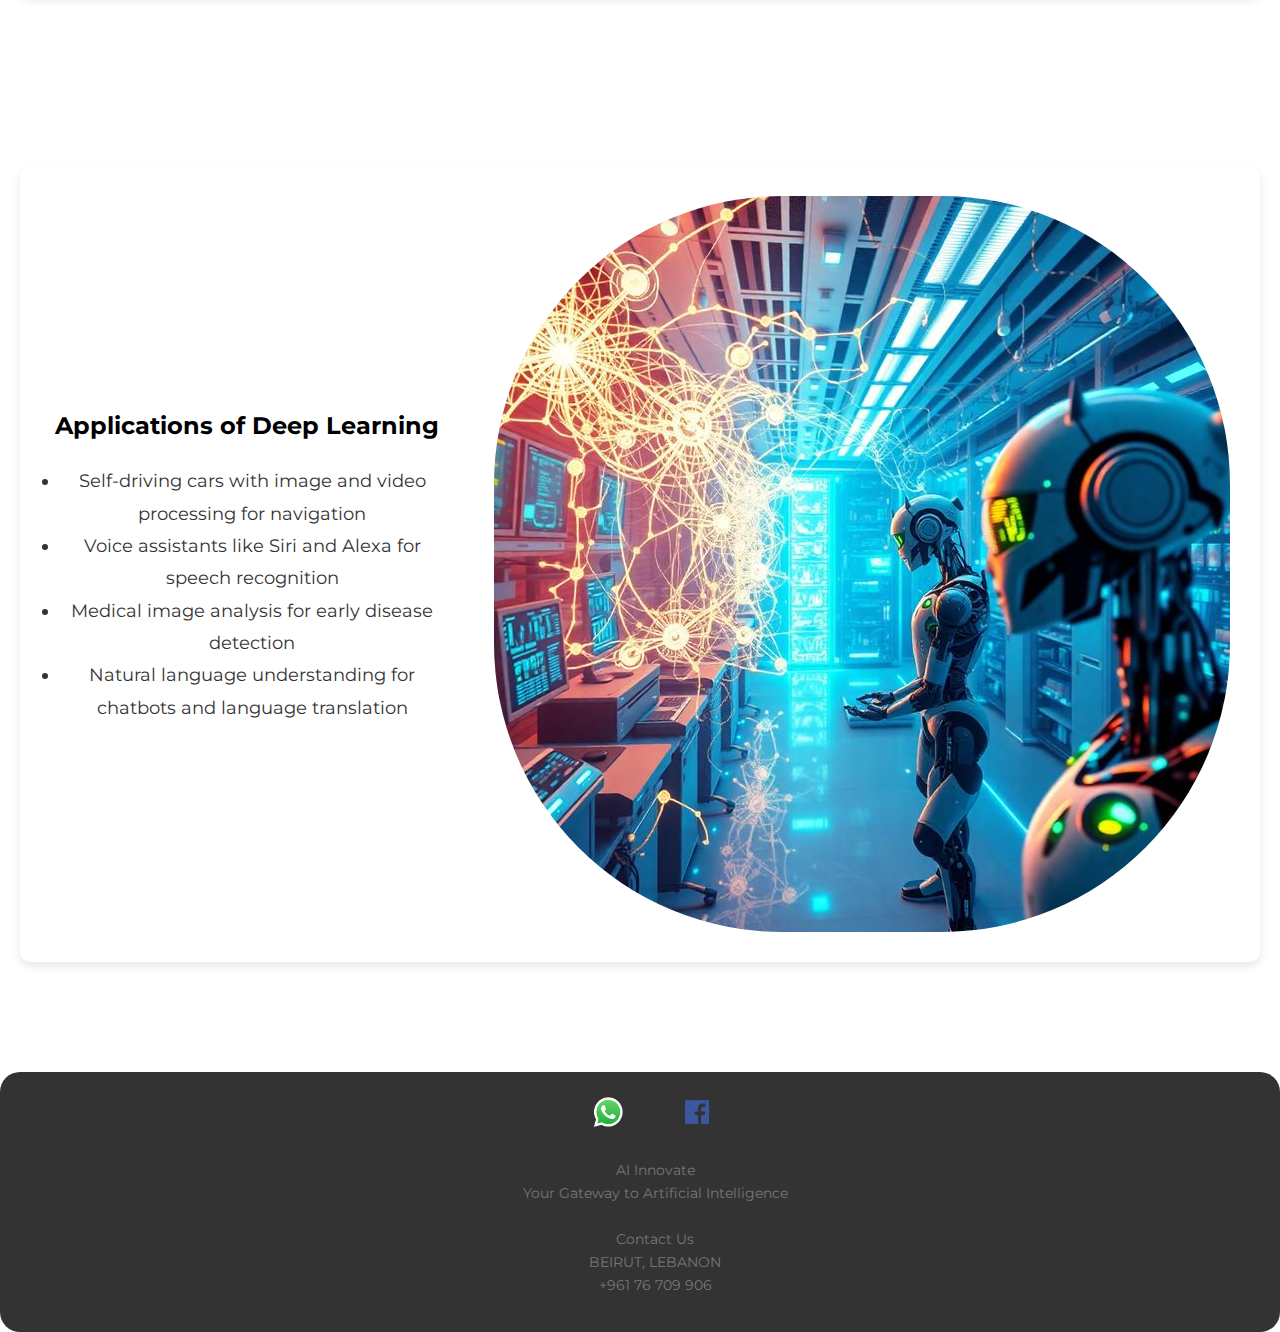
<file: pages/deep-learning.html>
<!DOCTYPE html> 
<html lang="en">
<head>
    <meta charset="utf-8">
    <meta name="viewport" content="width=device-width, initial-scale=1">
    <link type="text/css" rel="stylesheet" href="../css/styles.css">
    <link type="text/css" rel="stylesheet" href="../css/deep-learning.css">
    <link href="https://fonts.googleapis.com/css?family=Montserrat" rel="stylesheet">
    <title>Deep Learning - AI Innovate</title>
</head>
<body>

    <div id="top">
        <a href="../index.html">
            <img id="img1" src="../images/AI photos/ai-logo.jpeg" alt="AI Innovate Logo">
        </a>
        <ul id="navbar">
            <li><a href="../index.html">Home</a></li>
            <li><a href="#">Explore AI</a>
                <ul class="sub">
                    <li><a href="machine-learning.html">Machine Learning</a></li>
                    <li><a href="nlp.html">Natural Language Processing</a></li>
                    <li><a href="ai-tools.html">AI Tools</a></li>
                    <li><a href="robotics.html">Robotics</a></li>
                    <li><a href="computer-vision.html">Computer Vision</a></li>
                </ul>
            </li>
            <li><a href="contact.html">Contact Us</a></li>
            <li><a href="about.html">About Us</a></li>
            <li><a href="sign-in.html">Sign In</a></li>
        </ul>
    </div>

    <div class="sectionDeepLearning">
        <div class="text-container-deepLearning">
            <h1>Deep Learning</h1>
            <p>Deep Learning is a subset of machine learning that involves neural networks with many layers (hence the term "deep"). It is particularly effective for tasks such as image recognition, speech recognition, and natural language processing.</p>

            <img src="../images/AI photos/deep-learning-concept.jpeg" alt="Deep Learning Concept" style="max-width: 100%; border-radius: 10px;">
        </div>
    </div>

    <div class="sectionDeepLearning">
        <div class="text-container-deepLearning-types">
            <img src="../images/AI photos/types-of-deep-learning.jpeg" alt="Types of Deep Learning" style="padding: 30px; max-width: 100%; border-radius: 40%;">
            <div>
                <h2>Types of Deep Learning</h2>
                <ul>
                    <li><strong>Convolutional Neural Networks (CNNs):</strong> Primarily used for image-related tasks like object detection and facial recognition.</li>
                    <li><strong>Recurrent Neural Networks (RNNs):</strong> Used for sequential data such as speech, time-series analysis, and natural language processing.</li>
                    <li><strong>Generative Adversarial Networks (GANs):</strong> A class of deep learning models used for generating new data, such as realistic images or video sequences.</li>
                    <li><strong>Autoencoders:</strong> Neural networks used for unsupervised learning, particularly for dimensionality reduction and anomaly detection.</li>
                </ul>
            </div>  
        </div>
    </div>

    <div class="sectionDeepLearning">
        <div class="text-container-deepLearning-applications">
            <div style="text-align:center; ">
                <h2>Applications of Deep Learning</h2>
                <ul>
                    <li>Self-driving cars with image and video processing for navigation</li>
                    <li>Voice assistants like Siri and Alexa for speech recognition</li>
                    <li>Medical image analysis for early disease detection</li>
                    <li>Natural language understanding for chatbots and language translation</li>
                </ul>
            </div>
            <img src="../images/AI photos/deep-learning-applications.jpeg" alt="Applications of Deep Learning" style="padding: 30px; border-radius: 40%; max-width: 100%;">
        </div>
    </div>

    <div id="footer">
        <a href="https://wa.me/+96176709906" target="_blank">
            <img id="wtsicon2" src="../images/wats-icon.png" alt="WhatsApp Contact">
        </a>
        <a href="https://www.facebook.com" target="_blank">
            <img id="faceicon2" src="../images/facebook-logo.png" alt="Facebook">
        </a>
        <p id="info">
            AI Innovate <br>
            Your Gateway to Artificial Intelligence <br><br>
            Contact Us <br>
            BEIRUT, LEBANON <br>
            +961 76 709 906
        </p>
    </div>
</body>
</html>
</file>
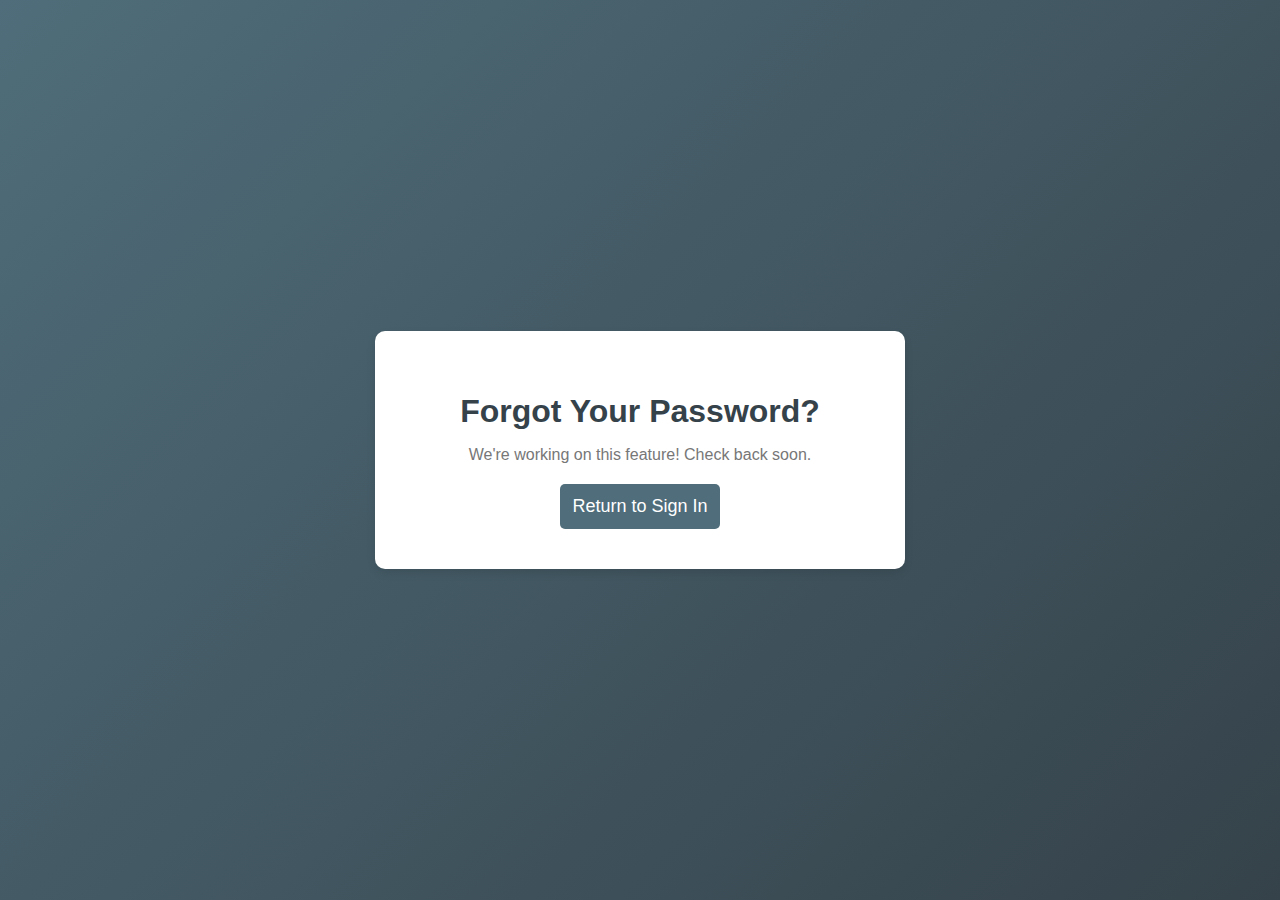
<file: pages/forgot-password.html>
<!DOCTYPE html>
<html lang="en">
  <head>
    <meta charset="UTF-8" />
    <meta name="viewport" content="width=device-width, initial-scale=1.0" />
    <title>Forgot Password - AI Innovate</title>
    <meta name="description" content="Forgot Password page for AI Innovate" />
    <link rel="stylesheet" href="../css/forgot-password.css" />
  </head>
  <body>
    <main>
      <section class="auth-section" aria-labelledby="forgot-password-title">
        <div class="auth-container">
          <div class="auth-header">
            <h1 id="forgot-password-title">Forgot Your Password?</h1>
            <p>We're working on this feature! Check back soon.</p>
          </div>
          <div class="auth-footer">
            <a href="./sign-in.html" class="auth-button">Return to Sign In</a>
          </div>
        </div>
      </section>
    </main>
  </body>
</html>
</file>
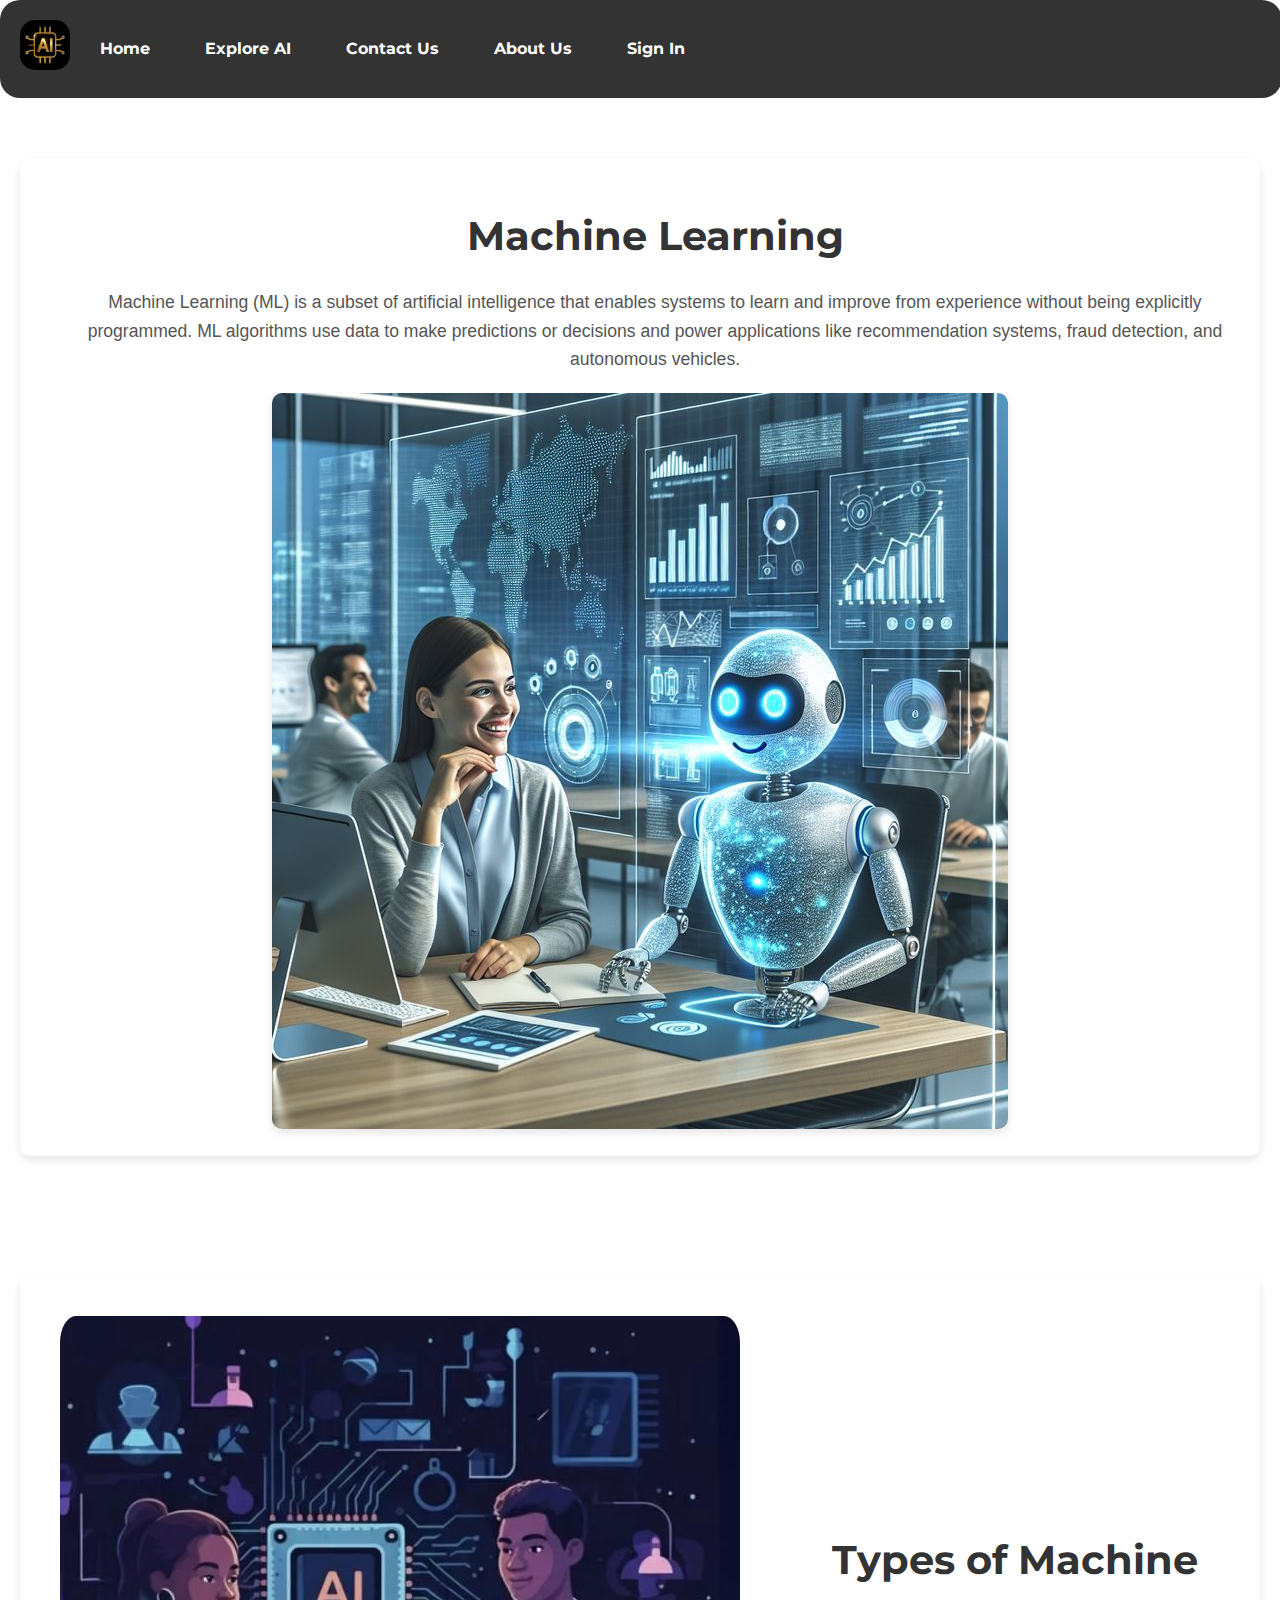
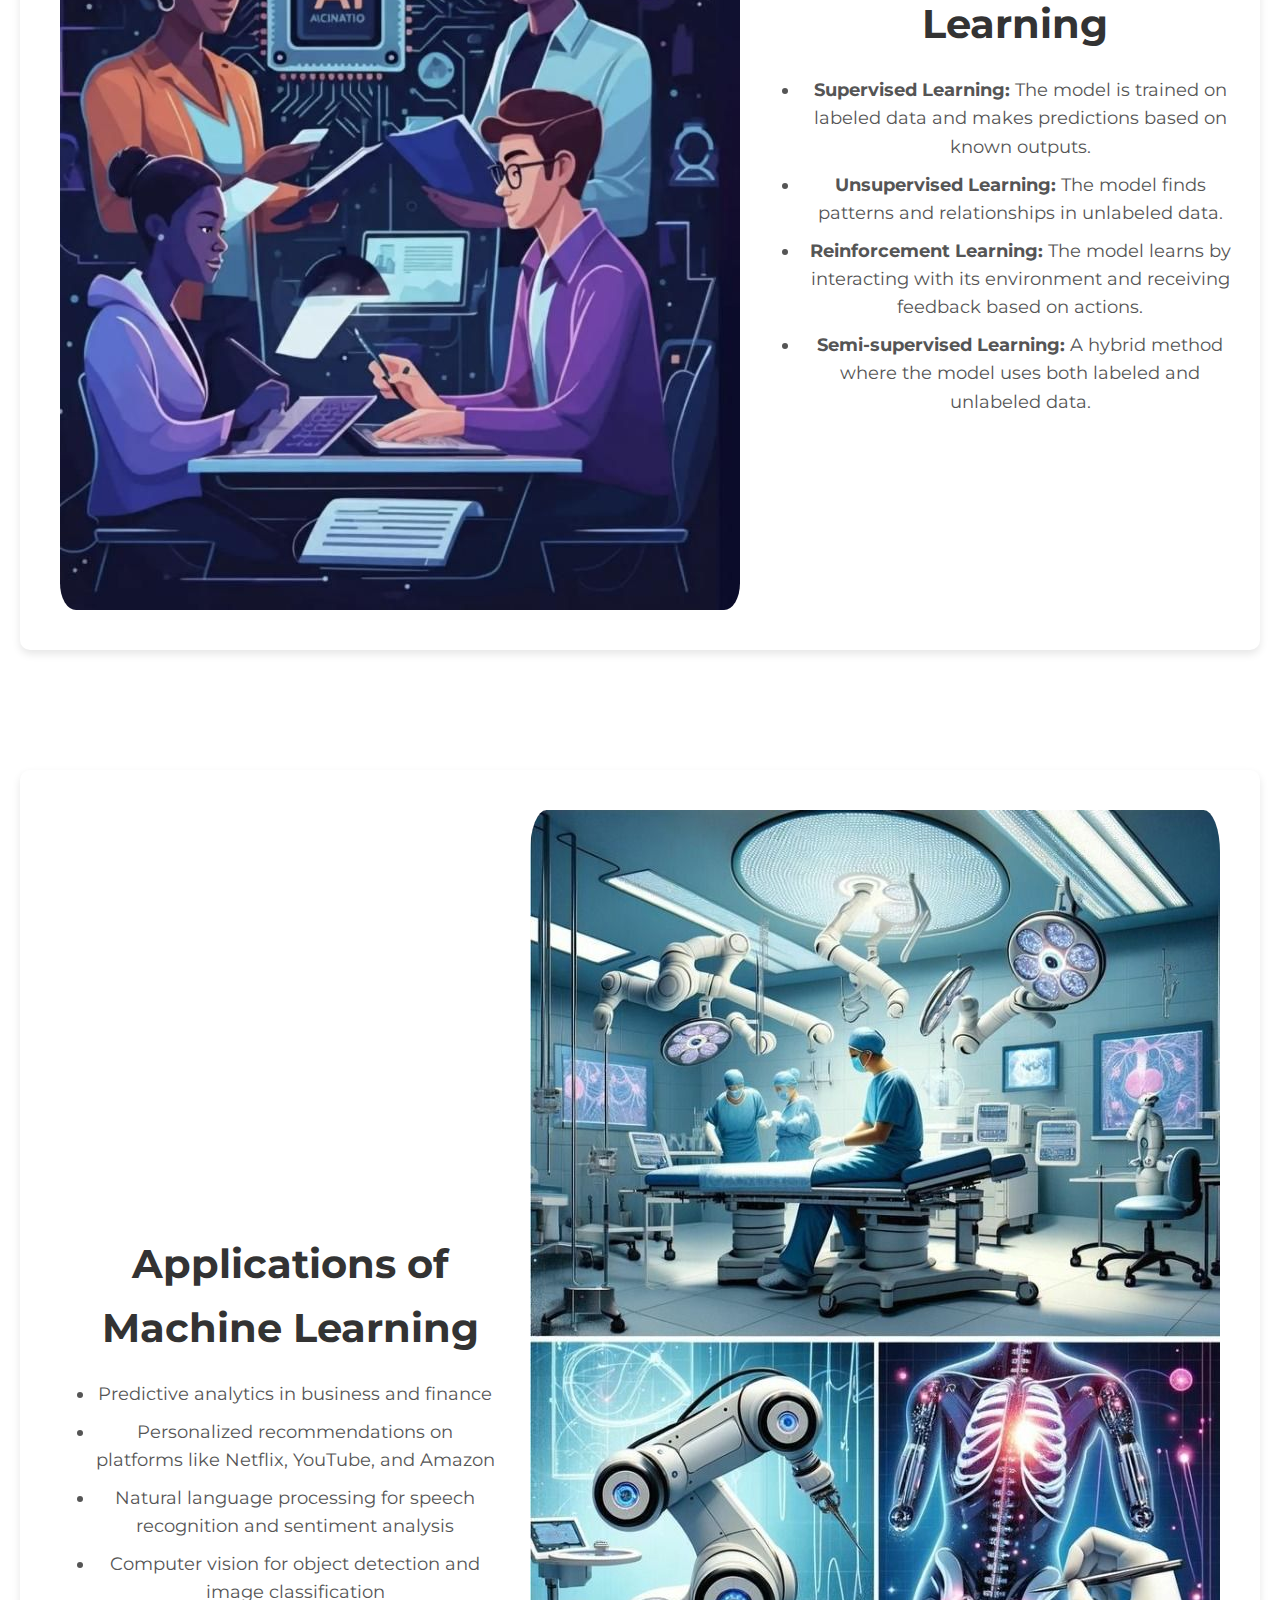
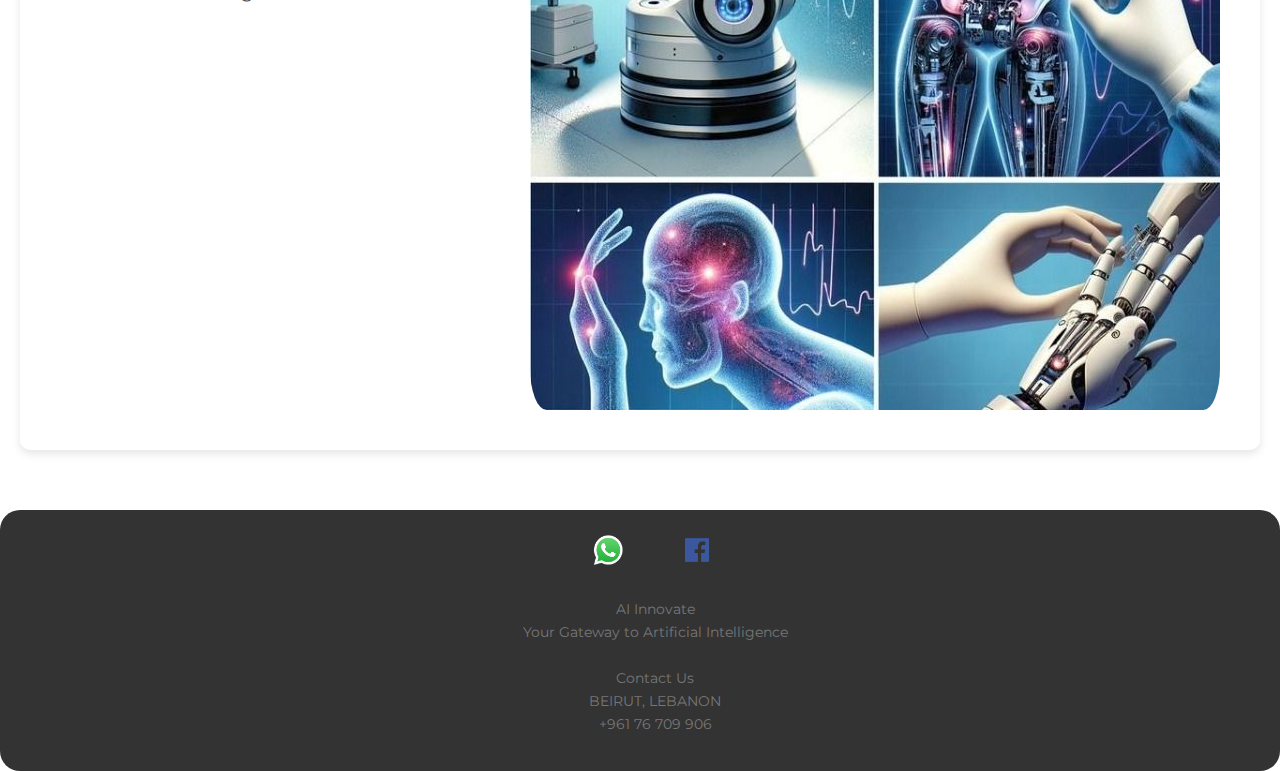
<file: pages/machine-learning.html>
<!DOCTYPE html>
<html lang="en">
<head>
    <meta charset="utf-8">
    <meta name="viewport" content="width=device-width, initial-scale=1">
    <link type="text/css" rel="stylesheet" href="../css/styles.css">
    <link type="text/css" rel="stylesheet" href="../css/machine-learning.css">
    <link href="https://fonts.googleapis.com/css?family=Montserrat" rel="stylesheet">
    <title>Machine Learning - AI Innovate</title>
</head>
<body>

    <div id="top">
        <a href="../index.html">
            <img id="img1" src="../images/AI photos/ai-logo.jpeg" alt="AI Innovate Logo">
        </a>
        <ul id="navbar">
            <li><a href="../index.html">Home</a></li>
            <li><a href="#">Explore AI</a>
                <ul class="sub">
                    <li><a href="deep-learning.html">Deep Learning</a></li>
                    <li><a href="nlp.html">Natural Language Processing</a></li>
                    <li><a href="ai-tools.html">AI Tools</a></li>
                    <li><a href="robotics.html">Robotics</a></li>
                    <li><a href="computer-vision.html">Computer Vision</a></li>
                </ul>
            </li>
            <li><a href="contact.html">Contact Us</a></li>
            <li><a href="about.html">About Us</a></li>
            <li><a href="sign-in.html">Sign In</a></li>
        </ul>
    </div>

    <div class="sectionMachineLearning">
        <div class="text-container">
            <h1>Machine Learning</h1>
            <p>Machine Learning (ML) is a subset of artificial intelligence that enables systems to learn and improve from experience without being explicitly programmed. ML algorithms use data to make predictions or decisions and power applications like recommendation systems, fraud detection, and autonomous vehicles.</p>

            <img src="../images/AI photos/machine-learning-concept.jpeg" alt="Machine Learning Concept" style="max-width: 100%; border-radius: 10px; box-shadow: 0 4px 8px rgba(0, 0, 0, 0.1);">
        </div>
    </div>

    <div class="sectionMachineLearning">
        <div class="text-container-machineLearning">
            <img src="../images/AI photos/types-of-ml.jpeg" alt="Types of Machine Learning" style="padding: 20px; max-width: 100%; border-radius: 5%;">
            <div >
                <h2>Types of Machine Learning</h2>
                <ul>
                    <li><strong>Supervised Learning:</strong> The model is trained on labeled data and makes predictions based on known outputs.</li>
                    <li><strong>Unsupervised Learning:</strong> The model finds patterns and relationships in unlabeled data.</li>
                    <li><strong>Reinforcement Learning:</strong> The model learns by interacting with its environment and receiving feedback based on actions.</li>
                    <li><strong>Semi-supervised Learning:</strong> A hybrid method where the model uses both labeled and unlabeled data.</li>
                </ul>
            </div>  
        </div>
    </div>

    <div class="sectionMachineLearning" >
        <div class="text-container-machineLearning">
            <div style="text-align:center; padding: 15px">
                <h2>Applications of Machine Learning</h2>
                <ul>
                    <li>Predictive analytics in business and finance</li>
                    <li>Personalized recommendations on platforms like Netflix, YouTube, and Amazon</li>
                    <li>Natural language processing for speech recognition and sentiment analysis</li>
                    <li>Computer vision for object detection and image classification</li>
                </ul>
            </div>
            <img src="../images/AI photos/ml-applications.jpeg" alt="Applications of Machine Learning" style="padding: 20px; border-radius: 5%; max-width: 100%;">
        </div>
    </div>

    <div id="footer">
        <a href="https://wa.me/+96176709906" target="_blank">
            <img id="wtsicon2" src="../images/wats-icon.png" alt="WhatsApp Contact">
        </a>
        <a href="https://www.facebook.com" target="_blank">
            <img id="faceicon2" src="../images/facebook-logo.png" alt="Facebook">
        </a>
        <p id="info">
            AI Innovate <br>
            Your Gateway to Artificial Intelligence <br><br>
            Contact Us <br>
            BEIRUT, LEBANON <br>
            +961 76 709 906
        </p>
    </div>
</body>
</html>
</file>
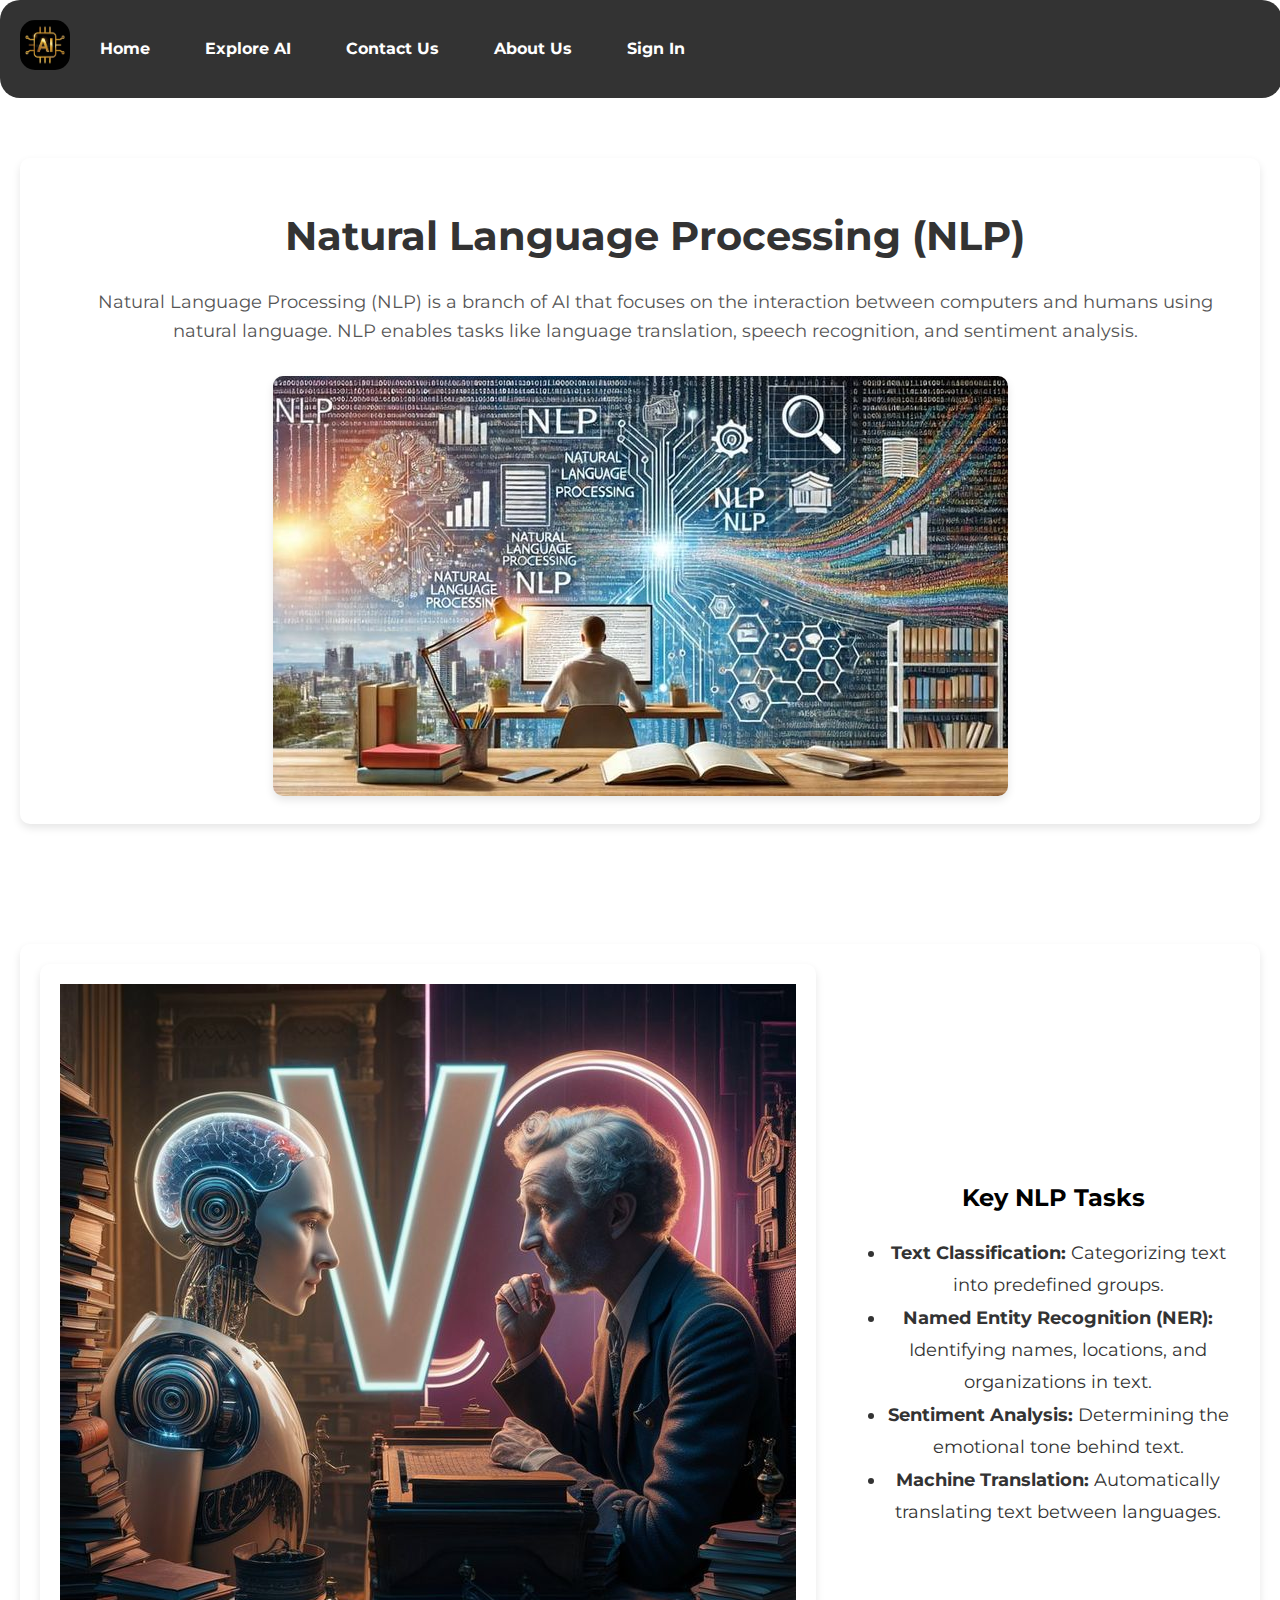
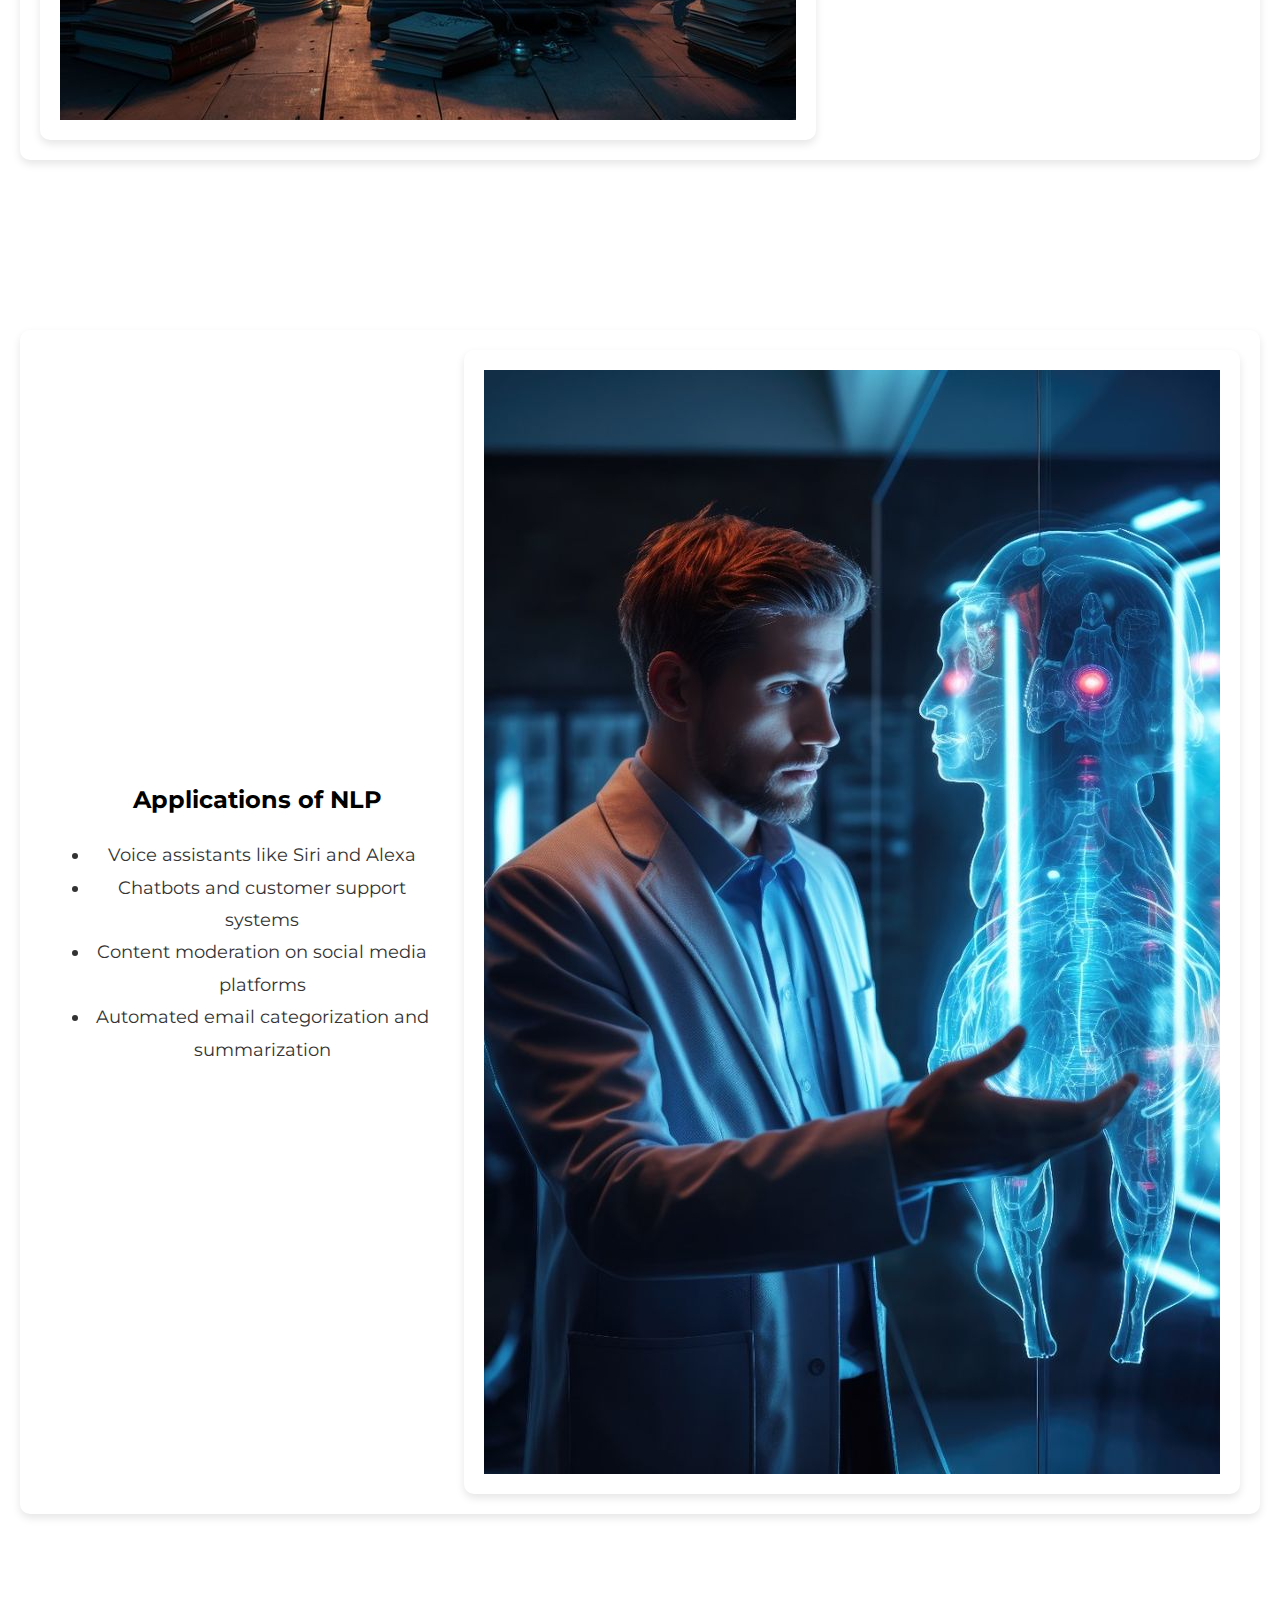
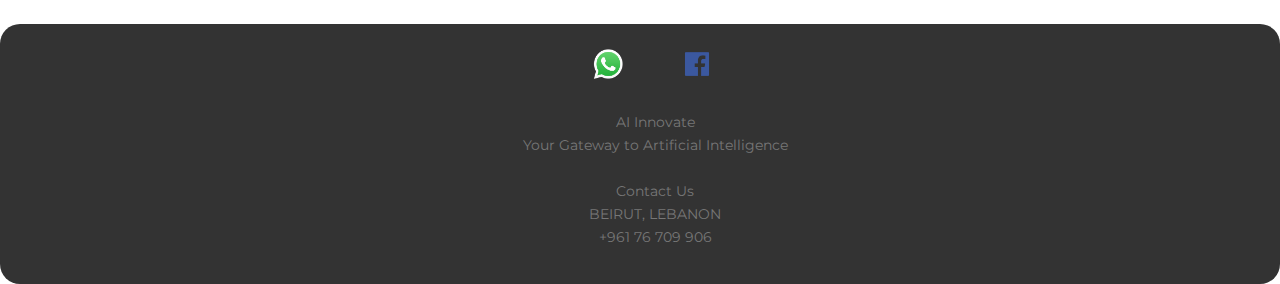
<file: pages/nlp.html>
<!DOCTYPE html>
<html lang="en">
<head>
    <meta charset="utf-8">
    <meta name="viewport" content="width=device-width, initial-scale=1">
    <link type="text/css" rel="stylesheet" href="../css/styles.css">
    <link type="text/css" rel="stylesheet" href="../css/nlp.css">
    <link href="https://fonts.googleapis.com/css?family=Montserrat" rel="stylesheet">
    <title>Natural Language Processing - AI Innovate</title>
</head>
<body>

    <div id="top">
        <a href="../index.html">
            <img id="img1" src="../images/AI photos/ai-logo.jpeg" alt="AI Innovate Logo">
        </a>
        <ul id="navbar">
            <li><a href="../index.html">Home</a></li>
            <li><a href="#">Explore AI</a>
                <ul class="sub">
                    <li><a href="machine-learning.html">Machine Learning</a></li>
                    <li><a href="deep-learning.html">Deep Learning</a></li>
                    <li><a href="ai-tools.html">AI Tools</a></li>
                    <li><a href="robotics.html">Robotics</a></li>
                    <li><a href="computer-vision.html">Computer Vision</a></li>
                </ul>
            </li>
            <li><a href="contact.html">Contact Us</a></li>
            <li><a href="about.html">About Us</a></li>
            <li><a href="sign-in.html">Sign In</a></li>
        </ul>
    </div>

    <div class="sectionNLP">
        <div class="text-container-nlp">
            <h1>Natural Language Processing (NLP)</h1>
            <p>Natural Language Processing (NLP) is a branch of AI that focuses on the interaction between computers and humans using natural language. NLP enables tasks like language translation, speech recognition, and sentiment analysis.</p>

            <img src="../images/AI photos/nlp-concept.jpeg" alt="NLP Concept" style="max-width: 100%; border-radius: 10px; box-shadow: 0 4px 8px rgba(0, 0, 0, 0.1);">
        </div>
    </div>

    <div class="sectionNLP">
        <div class="text-container-nlp-types">
            <img src="../images/AI photos/types-of-nlp.jpeg" alt="Types of NLP" style="padding: 20px; max-width: 100%; border-radius: 10px; box-shadow: 0 4px 8px rgba(0, 0, 0, 0.1);">
            <div style="text-align:center; padding: 10px">
                <h2>Key NLP Tasks</h2>
                <ul>
                    <li><strong>Text Classification:</strong> Categorizing text into predefined groups.</li>
                    <li><strong>Named Entity Recognition (NER):</strong> Identifying names, locations, and organizations in text.</li>
                    <li><strong>Sentiment Analysis:</strong> Determining the emotional tone behind text.</li>
                    <li><strong>Machine Translation:</strong> Automatically translating text between languages.</li>
                </ul>
            </div>
        </div>
    </div>

    <div class="sectionNLP">
        <div class="text-container-nlp-applications">
            <div style="text-align:center; padding: 10px">
                <h2>Applications of NLP</h2>
                <ul>
                    <li>Voice assistants like Siri and Alexa</li>
                    <li>Chatbots and customer support systems</li>
                    <li>Content moderation on social media platforms</li>
                    <li>Automated email categorization and summarization</li>
                </ul>
            </div>
            <img src="../images/AI photos/nlp-applications.jpeg" alt="Applications of NLP" style="padding: 20px; border-radius: 10px; max-width: 100%; box-shadow: 0 4px 8px rgba(0, 0, 0, 0.1);">
        </div>
    </div>

    <div id="footer">
        <a href="https://wa.me/+96176709906" target="_blank">
            <img id="wtsicon2" src="../images/wats-icon.png" alt="WhatsApp Contact">
        </a>
        <a href="https://www.facebook.com" target="_blank">
            <img id="faceicon2" src="../images/facebook-logo.png" alt="Facebook">
        </a>
        <p id="info">
            AI Innovate <br>
            Your Gateway to Artificial Intelligence <br><br>
            Contact Us <br>
            BEIRUT, LEBANON <br>
            +961 76 709 906
        </p>
    </div>
</body>
</html>
</file>
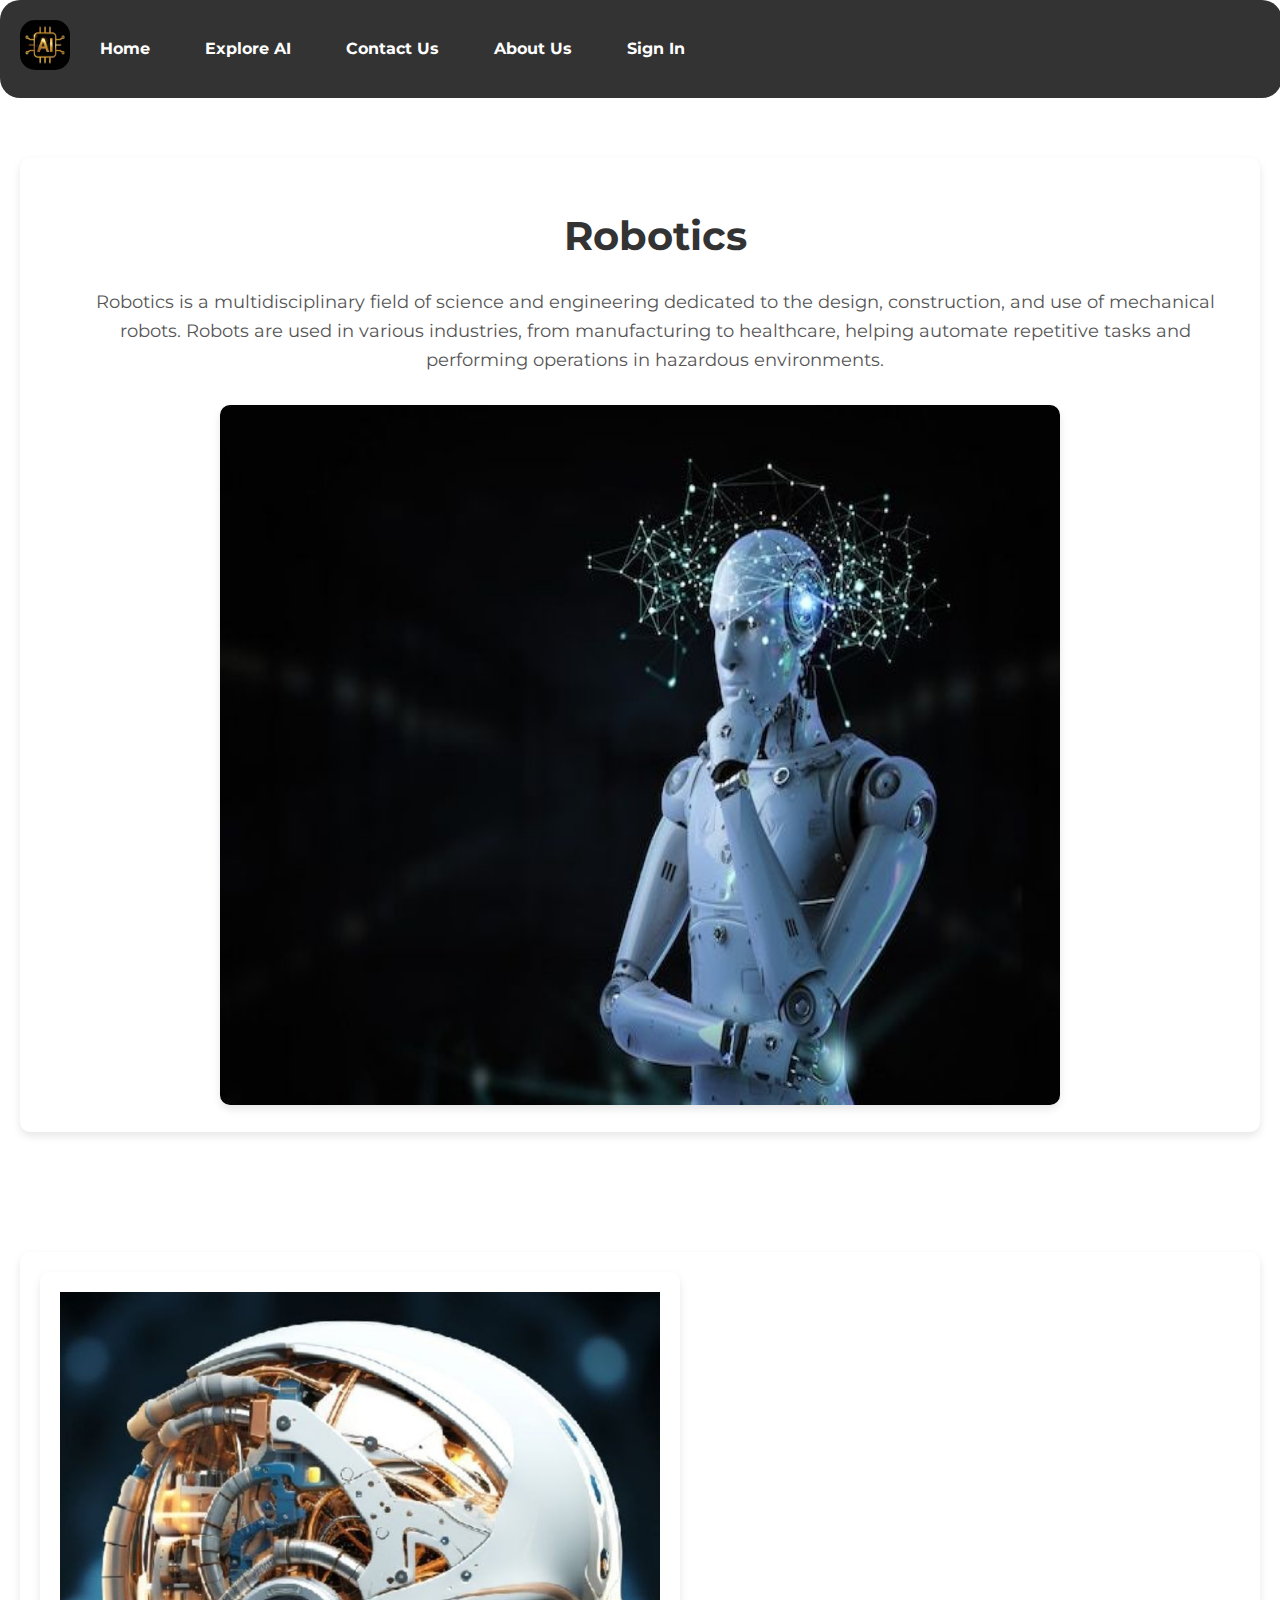
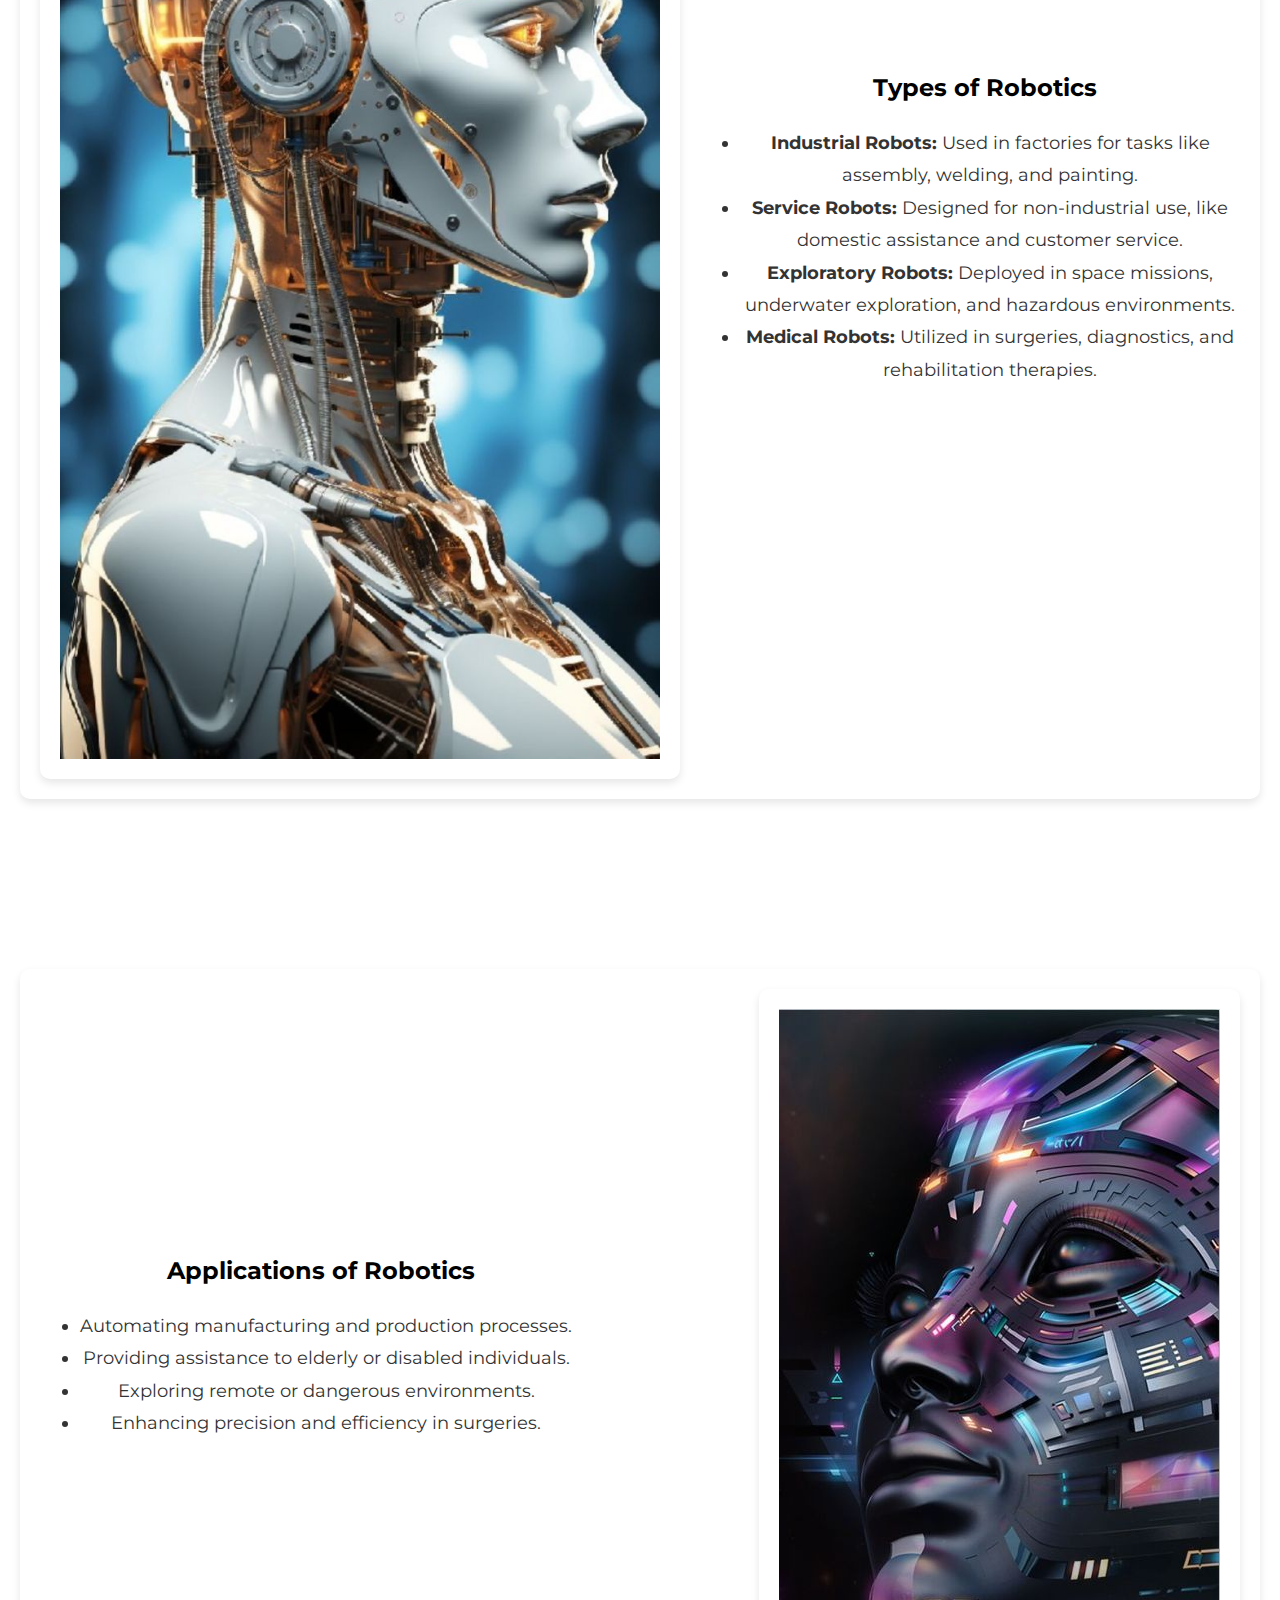
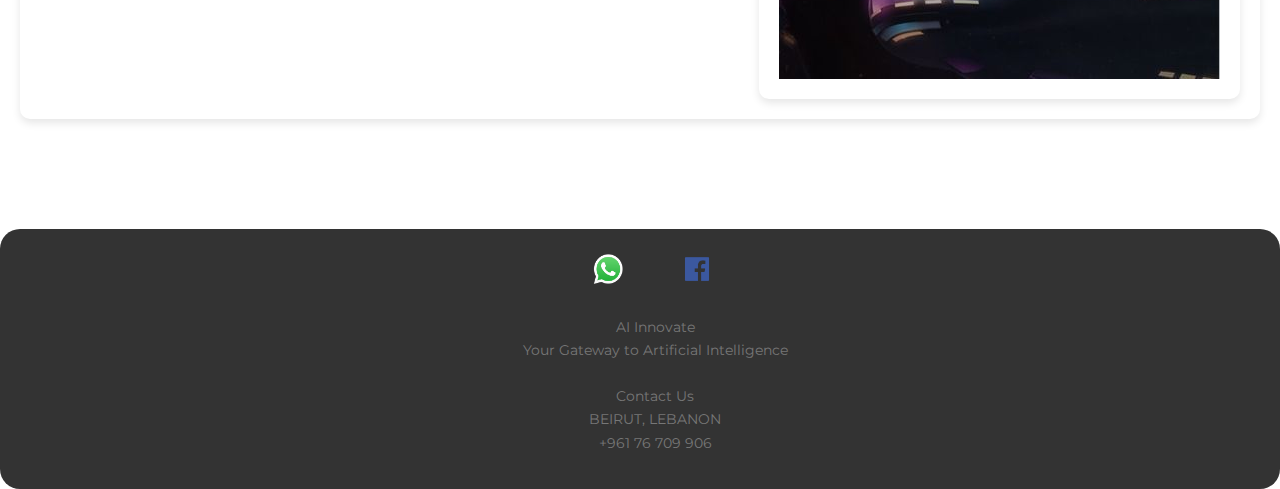
<file: pages/robotics.html>
<!DOCTYPE html>
<html lang="en">
<head>
    <meta charset="utf-8">
    <meta name="viewport" content="width=device-width, initial-scale=1">
    <link type="text/css" rel="stylesheet" href="../css/styles.css">
    <link type="text/css" rel="stylesheet" href="../css/robotics.css">
    <link href="https://fonts.googleapis.com/css?family=Montserrat" rel="stylesheet">
    <title>Robotics - AI Innovate</title>
</head>
<body>

    <div id="top">
        <a href="../index.html">
            <img id="img1" src="../images/AI photos/ai-logo.jpeg" alt="AI Innovate Logo">
        </a>
        <ul id="navbar">
            <li><a href="../index.html">Home</a></li>
            <li><a href="#">Explore AI</a>
                <ul class="sub">
                    <li><a href="machine-learning.html">Machine Learning</a></li>
                    <li><a href="deep-learning.html">Deep Learning</a></li>         
                    <li><a href="nlp.html">Natural Language Processing</a></li>
                    <li><a href="ai-tools.html">AI Tools</a></li>
                    <li><a href="computer-vision.html">Computer Vision</a></li>
                </ul>
            </li>
            <li><a href="contact.html">Contact Us</a></li>
            <li><a href="about.html">About Us</a></li>
            <li><a href="sign-in.html">Sign In</a></li>
        </ul>
    </div>

    <div class="sectionRobotics">
        <div class="text-container-robotics">
            <h1>Robotics</h1>
            <p>Robotics is a multidisciplinary field of science and engineering dedicated to the design, construction, and use of mechanical robots. Robots are used in various industries, from manufacturing to healthcare, helping automate repetitive tasks and performing operations in hazardous environments.</p>

            <img src="../images/AI photos/robotics-introduction.jpeg" alt="Robotics Introduction" style="max-width: 100%; border-radius: 10px; box-shadow: 0 4px 8px rgba(0, 0, 0, 0.1);">
        </div>
    </div>

    <div class="sectionRobotics">
        <div class="text-container-robotics-types" >
            <img src="../images/AI photos/types-of-robots.jpeg" alt="Types of Robotics" style="padding: 20px; max-width: 50%; border-radius: 10px; box-shadow: 0 4px 8px rgba(0, 0, 0, 0.1);">
            <div style="text-align:center;">
                <h2>Types of Robotics</h2>
                <ul>
                    <li><strong>Industrial Robots:</strong> Used in factories for tasks like assembly, welding, and painting.</li>
                    <li><strong>Service Robots:</strong> Designed for non-industrial use, like domestic assistance and customer service.</li>
                    <li><strong>Exploratory Robots:</strong> Deployed in space missions, underwater exploration, and hazardous environments.</li>
                    <li><strong>Medical Robots:</strong> Utilized in surgeries, diagnostics, and rehabilitation therapies.</li>
                </ul>
            </div>  
        </div>
    </div>

    <div class="sectionRobotics">
        <div class="text-container-robotics-applications">
            <div style="text-align:center;">
                <h2>Applications of Robotics</h2>
                <ul>
                    <li>Automating manufacturing and production processes.</li>
                    <li>Providing assistance to elderly or disabled individuals.</li>
                    <li>Exploring remote or dangerous environments.</li>
                    <li>Enhancing precision and efficiency in surgeries.</li>
                </ul>
            </div>
            <img src="../images/AI photos/robotics-applications.jpeg" alt="Applications of Robotics" style="padding: 20px; border-radius: 10px; max-width: 100%; box-shadow: 0 4px 8px rgba(0, 0, 0, 0.1);">
        </div>
    </div>

    <div id="footer">
        <a href="https://wa.me/+96176709906" target="_blank">
            <img id="wtsicon2" src="../images/wats-icon.png" alt="WhatsApp Contact">
        </a>
        <a href="https://www.facebook.com" target="_blank">
            <img id="faceicon2" src="../images/facebook-logo.png" alt="Facebook">
        </a>
        <p id="info">
            AI Innovate <br>
            Your Gateway to Artificial Intelligence <br><br>
            Contact Us <br>
            BEIRUT, LEBANON <br>
            +961 76 709 906
        </p>
    </div>

</body>
</html>
</file>
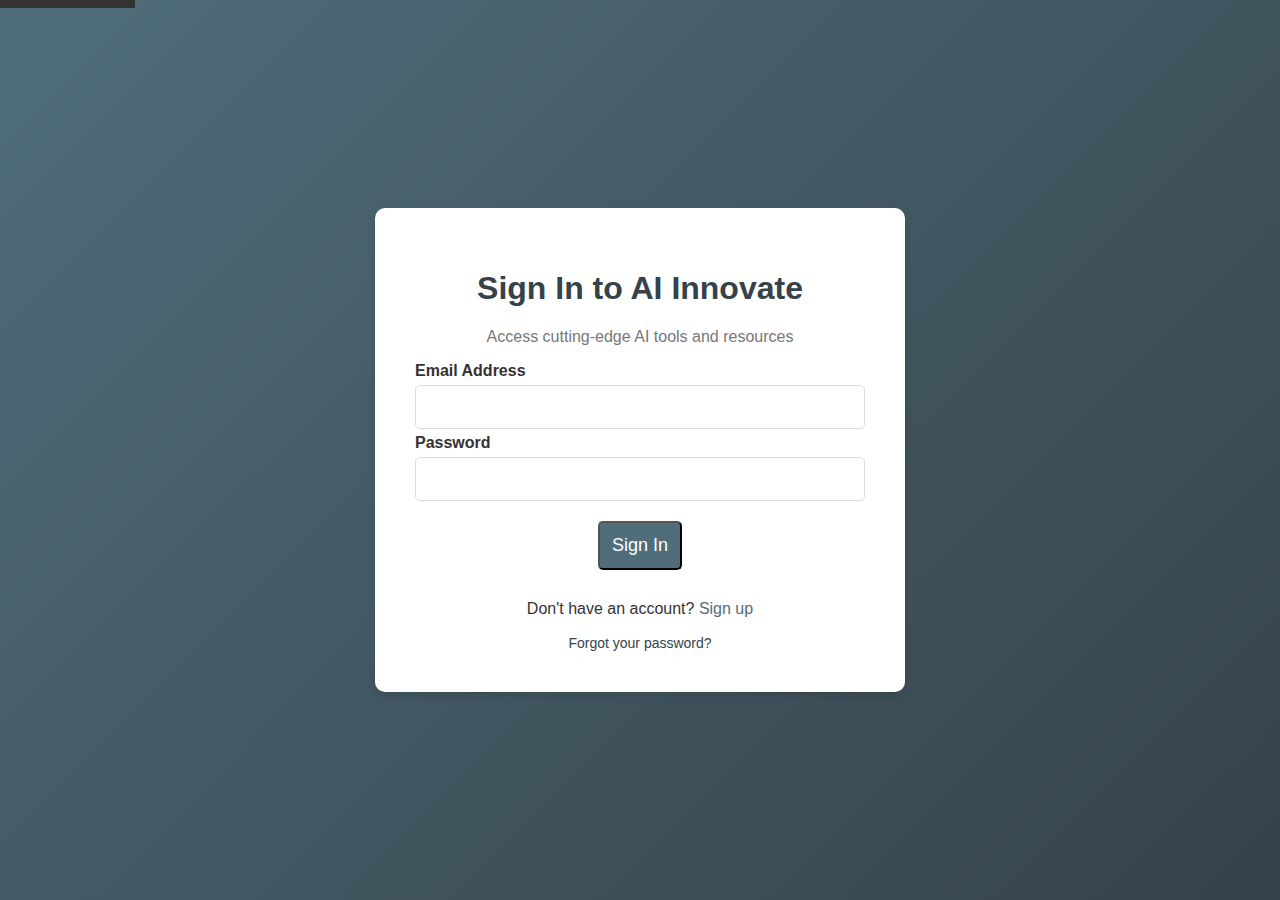
<file: pages/sign-in.html>
<!DOCTYPE html>
<html lang="en">
  <head>
    <meta charset="UTF-8" />
    <meta name="viewport" content="width=device-width, initial-scale=1.0" />
    <title>Sign In - AI Innovate</title>
    <meta name="description" content="Sign in to your AI Innovate account" />
    <link rel="stylesheet" href="../css/sign-in.css" />
    <script src="../scripts/authentication.js" defer></script>
  </head>
  <body>

    <a href="../index.html" class="skip-link">Skip to main content</a>

    <main >
      <section class="signin-section" aria-labelledby="signin-title">
        <div class="auth-container">
          <div class="auth-header">
            <h1 id="signin-title">
              Sign In to AI Innovate
            </h1>
            <p>Access cutting-edge AI tools and resources</p>
          </div>

          <form id="signin-form" novalidate aria-describedby="form-error">
            <div class="form-group">
              <label for="email">Email Address</label>
              <input
                type="email"
                id="email"
                name="email"
                required
                autocomplete="email"
                aria-required="true"
                aria-describedby="email-error"
              />
              <div class="error-message" id="email-error" role="alert"></div>
            </div>

            <div class="form-group">
              <label for="password">Password</label>
              <input
                type="password"
                id="password"
                name="password"
                required
                autocomplete="current-password"
                aria-required="true"
                minlength="6"
                aria-describedby="password-error"
              />
              <div class="error-message" id="password-error" role="alert"></div>
            </div>

            <div class="error-message" id="form-error" role="alert"></div>
            <div style="display: flex; justify-content: center; align-items: center; padding: 10px;">
              <button type="submit" class="auth-button">Sign In</button>
            </div>
            
          </form>

          <div class="auth-footer">
            <p>
              Don't have an account?
              <a href="./sign-up.html" class="sign-up-link">Sign up</a>
            </p>
            <a href="./forgot-password.html" class="forgot-password-link">Forgot your password?</a>
          </div>
        </div>
      </section>
    </main>
  </body>
</html>
</file>
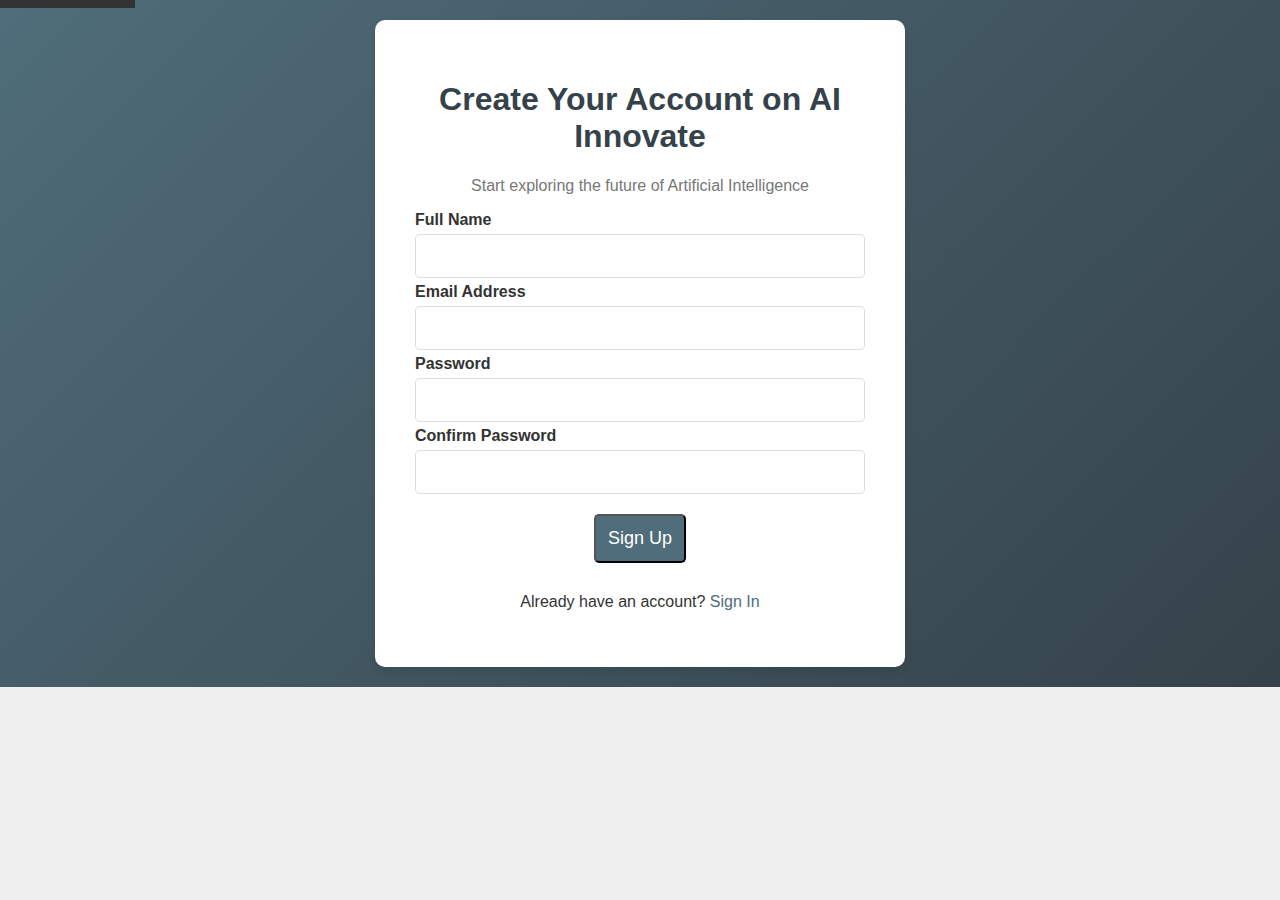
<file: pages/sign-up.html>
<!DOCTYPE html>
<html lang="en">
  <head>
    <meta charset="UTF-8" />
    <meta name="viewport" content="width=device-width, initial-scale=1.0" />
    <title>Sign Up - AI Innovate</title>
    <meta name="description" content="Create a new account for AI Innovate" />
    <link rel="stylesheet" href="../css/sign-up.css" />
    <script src="../scripts/authentication.js" defer></script>
  </head>
  <body>
    <a href="../index.html" class="skip-link">Skip to main content</a>

    <main>
      <section class="signup-section" aria-labelledby="signup-title">
        <div class="auth-container">
          <div class="auth-header">
            <h1 id="signup-title" >
              Create Your Account on AI Innovate
            </h1>
            <p>Start exploring the future of Artificial Intelligence</p>
          </div>

          <form id="signup-form" novalidate aria-describedby="form-error">
            <div class="form-group">
              <label for="name">Full Name</label>
              <input
                type="text"
                id="name"
                name="name"
                required
                autocomplete="name"
                aria-required="true"
                aria-describedby="name-error"
              />
              <div class="error-message" id="name-error" role="alert"></div>
            </div>

            <div class="form-group">
              <label for="email">Email Address</label>
              <input
                type="email"
                id="email"
                name="email"
                required
                autocomplete="email"
                aria-required="true"
                aria-describedby="email-error"
              />
              <div class="error-message" id="email-error" role="alert"></div>
            </div>

            <div class="form-group">
              <label for="password">Password</label>
              <input
                type="password"
                id="password"
                name="password"
                required
                autocomplete="new-password"
                aria-required="true"
                minlength="6"
                aria-describedby="password-error"
              />
              <div class="error-message" id="password-error" role="alert"></div>
            </div>

            <div class="form-group">
              <label for="confirm-password">Confirm Password</label>
              <input
                type="password"
                id="confirm-password"
                name="confirm-password"
                required
                autocomplete="new-password"
                aria-required="true"
                minlength="6"
                aria-describedby="confirm-password-error"
              />
              <div class="error-message" id="confirm-password-error" role="alert"></div>
            </div>

            <div class="error-message" id="form-error" role="alert"></div>
            <div style="display: flex; justify-content: center; align-items: center; padding: 10px;">
              <button type="submit" class="auth-button">Sign Up</button>
            </div>
          </form>

          <div class="auth-footer">
            <p>
              Already have an account?
              <a href="./sign-in.html" class="sign-in-link">Sign In</a>
            </p>
          </div>
        </div>
      </section>
    </main>
  </body>
</html>
</file>
<file: css/styles.css>
body {
    font-family: 'Montserrat', sans-serif;
    margin: 0px;
    padding: 0px;
    line-height: 1.6;
}

#top {
    display: flex;
    gap: 20px;
    align-items: center;
    padding: 10px 20px;
    border-radius: 20px;
    padding: 20px;
    background-color: #333;
    position: sticky;
    top: 0;
    left: 0;
    width: 97%;
    z-index: 1000;
}

h1, h2, h3, p {
    margin-left: 30px; 
}

#navbar {
    list-style: none;
    padding: 0;
    margin: 0;
    display: flex;
    gap: 20px;
    display: flex;
}

#navbar li {
    position: relative;
    display: block;
    margin-right: 15px;
}

#navbar a {
    text-decoration: none;
    color: #333;
    font-weight: bold;
    padding: 10px;
    display: block; 
    transition: color 0.3s ease; 
}

#navbar li a {
    color: white;
    text-decoration: none;
}

#navbar a:hover {
    color: #3498db;
}

#navbar .sub {
    display: none;
    position: absolute;
    top: 100%;
    left: 0;
    background-color: #fff;
    box-shadow: 0px 4px 6px rgba(0, 0, 0, 0.1);
    list-style: none;
    padding: 10px;
    margin: 0;
    z-index: 1000;
    
}

#navbar .sub li {
    margin: 0;
    padding: 5px 0;
}

#navbar .sub a {
    color: #333;
    font-weight: normal;
    padding: 5px 10px;
    transition: color 0.3s ease;
}

#navbar .sub a:hover {
    color: #3498db;
}

#navbar li:hover .sub {
    display: block;
}

#navbar .sub {
    display: none;
    position: absolute;
    top: 100%;
    left: 0;
    background-color: #fff;
    box-shadow: 0px 4px 6px rgba(0, 0, 0, 0.1);
    list-style: none;
    padding: 10px;
}

#navbar li:hover .sub {
    display: block;
}

.bannerimg {
    width: 100%;
    max-height: 400px;
    margin: 20px;
    padding: 20px;
    object-fit: contain;
    cursor: pointer;
    border-radius: 50%;
    transition: transform 0.3s ease-in-out, border-radius 0.3s ease-in-out;
}
.bannerimg:hover {
    transform: scale(1.01);
    border-radius: 50%;
}

.image-text-overlay {
    position: relative;
    display: inline-block;
    width: 100%;
    max-width: 100%;
}

.overlay-text {
    position: absolute;
    top: 70%;
    left: 53%;
    transform: translate(-50%, -50%);
    color: white;
    font-size: 2rem;
    font-family: 'Montserrat', sans-serif;
    font-weight: bold;
    text-shadow: 2px 2px 4px rgba(0, 0, 0, 0.6);
}

.ai-banner{
    width: 100%;
    max-height: 500px;
    margin: 20px;
    padding: 20px;
    object-fit: contain;
    cursor: pointer;
    transition: transform 0.3s ease-in-out, border-radius 0.3s ease-in-out;
    display: block;
}

.ai-banner:hover {
    transform: scale(1.01);
    border-radius: 50%;
}

.cat-title {
    text-align: center;
    font-size: 1.5em;
    margin: 20px 0;
    color: #555;
}

.container ul {
    display: flex;
    justify-content: space-around;
    list-style: none;
    padding: 0;
}

.container li {
    text-align: center;
    flex: 1;
}

.iconimgs {
    width: 120px;
    height: 120px;
    margin-bottom: 10px;
    transition: transform 0.3s ease-in-out;
    border-radius: 50%;
}

.iconimgs:hover {
    transform: scale(1.2);
}

#footer {
    background-color: #333;
    text-align: center;
    align-items: center;
    padding: 20px 10px;
    border-radius: 20px;
    color: white;
}

#footer img {
    width: 30px;
    height: 30px;
    margin: 5px;
    margin-left: 30px;
}

#footer p {
    margin-top: 10px;
    color: #777;
    font-size: 0.9em;
}

#footer a {
    margin: 10px;
    color: white;
    text-decoration: none;
}

#footer #info {
    margin-top: 20px;
}

#img1 {
    width: 50px;
    height: 50px;
    border-radius: 30%;
}

.ai-content-section {
    margin: 50px auto;
    width: 90%;
    max-width: 1200px;
}

.content-block {
    display: flex;
    align-items: center;
    margin-bottom: 40px;
    gap: 20px;
}

.content-block.reverse {
    flex-direction: row-reverse;
}

.content-text {
    flex: 1;
    padding: 20px;
}

.content-text h1, .content-text h2 {
    font-family: 'Montserrat', sans-serif;
    color: #333;
    margin-bottom: 15px;
}

.content-text p, .content-text ul {
    font-family: 'Arial', sans-serif;
    color: #555;
    line-height: 1.6;
}

.content-text ul li {
    margin-bottom: 10px;
}

.content-image {
    flex: 1;
    max-width: 50%;
    border-radius: 10px;
    box-shadow: 0 4px 8px rgba(0, 0, 0, 0.2);
}

.info-item {
    flex: 1;
    min-width: 200px;
    margin: 10px;
}

.info-item h3 {
    font-size: 1.5rem;
    margin-bottom: 10px;
    color: #f39c12;
}

.info-item p {
    font-size: 1.1rem;
}

.info-item a {
    color: #ecf0f1;
    text-decoration: none;
}

.info-item a:hover {
    text-decoration: underline;
}
</file>
<file: css/about.css>
.sectionAboutUs {
    position: relative;
    padding: 50px 0;
    color: white;
    background-size: cover;
    background-position: center;
}

.sectionAboutUs-content {
    position: relative;
    z-index: 2;
    max-width: 800px;
    margin: 0 auto;
    padding: 20px;
    text-align: center;
    background-color: rgba(0, 0, 0, 0.5); 
    border-radius: 10px;
}

.sectionAboutUs h1, .sectionAboutUs h2 {
    font-size: 2.5rem;
    font-weight: bold;
}

.sectionAboutUs p {
    font-size: 1.2rem;
    line-height: 1.5;
}

.sectionAboutUs ul {
    list-style-type: disc;
    margin-top: 20px;
    padding-left: 20px;
}

.sectionAboutUs ul li {
    font-size: 1.2rem;
}
</file>
<file: css/ai-tools.css>
.sectionAITools {
    padding: 60px 20px;
    text-align: center;
}

.text-container-aitools {
    max-width: 1400px;
    margin: 0 auto;
    padding: 20px;
    border-radius: 10px;
    box-shadow: 0 4px 8px rgba(0, 0, 0, 0.1);
}

.text-container-aitools h1 {
    font-size: 2.5rem;
    margin-bottom: 20px;
    color: #333;
    font-family: 'Montserrat', sans-serif;
}

.text-container-aitools p {
    font-size: 1.125rem;
    line-height: 1.6;
    color: #555;
    margin-bottom: 30px;
}

.text-container-aitools img {
    width: 70%;
    height: 700px;
    border-radius: 10px;
    box-shadow: 0 4px 8px rgba(0, 0, 0, 0.1);
}

.text-container-aitools-types {
    display: flex;
    justify-content: space-between;
    align-items: center;
    gap: 20px;
    margin-bottom: 50px;
    box-shadow: 0 4px 8px rgba(0, 0, 0, 0.1);
    max-width: 1400px;
    border-radius: 10px;
    padding: 20px;
}


.text-container-aitools-types ul li {
    font-size: 1.125rem;
    line-height: 1.8;
    color: #333;
}


.text-container-aitools-applications {
    display: flex;
    justify-content: space-between;
    align-items: center;
    gap: 20px;
    margin-bottom: 50px;
    box-shadow: 0 4px 8px rgba(0, 0, 0, 0.1);
    max-width: 1400px;
    border-radius: 10px;
    padding: 20px;
}

.text-container-aitools-applications ul li {
    font-size: 1.125rem;
    line-height: 1.8;
    color: #333;
}
</file>
<file: css/computer-vision.css>
.sectionComputerVision {
    padding: 60px 20px;
    text-align: center;
}

.text-container-computervision {
    max-width: 1400px;
    margin: 0 auto;
    padding: 20px;
    border-radius: 10px;
    box-shadow: 0 4px 8px rgba(0, 0, 0, 0.1);
}

.text-container-computervision h1 {
    font-size: 2.5rem;
    margin-bottom: 20px;
    color: #333;
    font-family: 'Montserrat', sans-serif;
}

.text-container-computervision p {
    font-size: 1.125rem;
    line-height: 1.6;
    color: #555;
    margin-bottom: 30px;
}

.text-container-computervision img {
    width: 70%;
    height: 700px;
    border-radius: 10px;
    box-shadow: 0 4px 8px rgba(0, 0, 0, 0.1);
}

.text-container-computervision-types {
    display: flex;
    justify-content: space-between;
    align-items: center;
    gap: 20px;
    margin-bottom: 50px;
    box-shadow: 0 4px 8px rgba(0, 0, 0, 0.1);
    max-width: 1400px;
    border-radius: 10px;
    padding: 20px;
}

.text-container-computervision-types ul li {
    font-size: 1.125rem;
    line-height: 1.8;
    color: #333;
}

.text-container-computervision-applications {
    display: flex;
    justify-content: space-between;
    align-items: center;
    gap: 20px;
    margin-bottom: 50px;
    box-shadow: 0 4px 8px rgba(0, 0, 0, 0.1);
    max-width: 1400px;
    border-radius: 10px;
    padding: 20px;
}

.text-container-computervision-applications ul li {
    font-size: 1.125rem;
    line-height: 1.8;
    color: #333;
}
</file>
<file: css/contact.css>
.contact-section {
    position: relative;
    padding: 100px 20px 40px;
    background-image: url('../images/AI photos/contact-bg.jpeg');
    background-size: cover;
    background-position: center;
    background-attachment: fixed;
    position: relative;
    background-size: cover;
    background-position: center;
    padding: 80px 20px;
    color: white;
    text-align: center;
    border-radius: 20px;
}

.contact-content {
    max-width: 1000px;
    margin: 0 auto;
    padding: 40px;
    background: rgba(0, 0, 0, 0.6); 
    border-radius: 15px;
}

.contact-section h1 {
    font-size: 3rem;
    font-weight: 700;
    margin-bottom: 20px;
    font-family: 'Poppins', sans-serif;
}

.contact-section p {
    font-size: 1.2rem;
    line-height: 1.8;
    margin-bottom: 40px;
}

.contact-info {
    display: flex;
    justify-content: space-around;
    flex-wrap: wrap;
    margin-bottom: 40px;
}
</file>
<file: css/deep-learning.css>
.sectionDeepLearning {
    padding: 60px 20px;
    text-align: center;
}

.text-container-deepLearning {
    max-width: 1400px;
    margin: 0 auto;
    padding: 20px;
    border-radius: 10px;
    box-shadow: 0 4px 8px rgba(0, 0, 0, 0.1);
}

.text-container-deepLearning h1 {
    font-size: 2.5rem;
    margin-bottom: 20px;
    color: #333;
    font-family: 'Montserrat', sans-serif;
}

.text-container-deepLearning p {
    font-size: 1.125rem;
    line-height: 1.6;
    color: #555;
    margin-bottom: 30px;
}


.text-container-deepLearning img {
    max-width: 100%;
    box-shadow: 0 4px 8px rgba(0, 0, 0, 0.1);
}


.text-container-deepLearning-types {
    display: flex;
    justify-content: space-between;
    align-items: center;
    gap: 20px;
    margin-bottom: 50px;
    box-shadow: 0 4px 8px rgba(0, 0, 0, 0.1);
    max-width: 1400px;
    border-radius: 10px;
}

.text-container-deepLearning-types ul li {
    font-size: 1.125rem;
    line-height: 1.8;
    color: #333;
}

.text-container-deepLearning-applications {
    display: flex;
    justify-content: space-between;
    align-items: center;
    gap: 20px;
    margin-bottom: 50px;
    box-shadow: 0 4px 8px rgba(0, 0, 0, 0.1);
    max-width: 1400px;
    border-radius: 10px;
}

.text-container-deepLearning-applications ul li {
    font-size: 1.125rem;
    line-height: 1.8;
    color: #333;
}
</file>
<file: css/forgot-password.css>
body {
    font-family: 'Montserrat', sans-serif;
    background-color: #f0f0f0;
    color: #333;
    margin: 0;
    padding: 0;
  }
  
  .auth-section {
    display: flex;
    justify-content: center;
    align-items: center;
    height: 100vh;
    background: linear-gradient(135deg, #4f6d7a, #35424a);
  }
  
  .auth-container {
    background-color: white;
    padding: 40px;
    border-radius: 10px;
    box-shadow: 0 4px 8px rgba(0, 0, 0, 0.1);
    width: 100%;
    max-width: 450px;
    text-align: center;
  }
  
  .auth-header h1 {
    font-size: 2rem;
    color: #35424a;
    margin-bottom: 10px;
  }
  
  .auth-header p {
    font-size: 1rem;
    color: #777;
    margin-bottom: 20px;
  }
  
  .auth-footer {
    margin-top: 20px;
  }
  
  .auth-button {
    background-color: #4f6d7a;
    color: white;
    padding: 12px;
    border-radius: 5px;
    text-decoration: none;
    font-size: 1.125rem;
    display: inline-block;
  }
  
  .auth-button:hover {
    background-color: #35424a;
  }
</file>
<file: css/machine-learning.css>
.sectionMachineLearning {
    padding: 60px 20px;
    text-align: center;
    display: flex;
    flex-wrap: wrap;
    justify-content: space-between;
}
.sectionMachineLearning > div {
    flex: 1; 
    min-width: 250px; 
}

.sectionMachineLearning h1, .sectionMachineLearning h2 {
    font-family: 'Montserrat', sans-serif;
    color: #333;
    font-size: 2.5rem;
    margin-bottom: 20px;
}

.sectionMachineLearning p {
    font-family: 'Arial', sans-serif;
    color: #555;
    font-size: 1.1rem;
    line-height: 1.6;
    margin-bottom: 20px;
}

.sectionMachineLearning ul {
    list-style-type: disc;
    margin-top: 20px;
    padding-left: 40px;
    color: #555;
}

.sectionMachineLearning ul li {
    font-size: 1.1rem;
    margin-bottom: 10px;
}

.text-container {
    max-width: 1200px;
    margin: 0 auto;
    padding: 20px;
    border-radius: 10px;
    box-shadow: 0 4px 8px rgba(0, 0, 0, 0.1);
}

.text-container-machineLearning{
    max-width: 1200px;
    margin: 0 auto;
    padding: 20px;
    border-radius: 10px;
    box-shadow: 0 4px 8px rgba(0, 0, 0, 0.1);
    display: flex;
    align-items: center;
}
</file>
<file: css/nlp.css>
.sectionNLP {
    padding: 60px 20px;
    text-align: center;

}

.text-container-nlp {
    max-width: 1400px;
    margin: 0 auto;
    padding: 20px;
    border-radius: 10px;
    box-shadow: 0 4px 8px rgba(0, 0, 0, 0.1);
}

.text-container-nlp h1 {
    font-size: 2.5rem;
    margin-bottom: 20px;
    color: #333;
    font-family: 'Montserrat', sans-serif;
}

.text-container-nlp p {
    font-size: 1.125rem;
    line-height: 1.6;
    color: #555;
    margin-bottom: 30px;
}

.text-container-nlp img {
    max-width: 100%;
    border-radius: 10px;
    box-shadow: 0 4px 8px rgba(0, 0, 0, 0.1);
}

.text-container-nlp-types {
    display: flex;
    justify-content: space-between;
    align-items: center;
    gap: 20px;
    margin-bottom: 50px;
    box-shadow: 0 4px 8px rgba(0, 0, 0, 0.1);
    max-width: 1400px;
    border-radius: 10px;
    padding: 20px;
}

.text-container-nlp-types ul li {
    font-size: 1.125rem;
    line-height: 1.8;
    color: #333;
}

.text-container-nlp-applications {
    display: flex;
    justify-content: space-between;
    align-items: center;
    gap: 20px;
    margin-bottom: 50px;
    box-shadow: 0 4px 8px rgba(0, 0, 0, 0.1);
    max-width: 1400px;
    border-radius: 10px;
    padding: 20px;
}

.text-container-nlp-applications ul li {
    font-size: 1.125rem;
    line-height: 1.8;
    color: #333;
}
</file>
<file: css/robotics.css>
.sectionRobotics {
    padding: 60px 20px;
    text-align: center;
}

.text-container-robotics {
    max-width: 1400px;
    margin: 0 auto;
    padding: 20px;
    border-radius: 10px;
    box-shadow: 0 4px 8px rgba(0, 0, 0, 0.1);
}

.text-container-robotics h1 {
    font-size: 2.5rem;
    margin-bottom: 20px;
    color: #333;
    font-family: 'Montserrat', sans-serif;
}

.text-container-robotics p {
    font-size: 1.125rem;
    line-height: 1.6;
    color: #555;
    margin-bottom: 30px;
}

.text-container-robotics img {
    width: 70%;
    height: 700px;
    border-radius: 10px;
    box-shadow: 0 4px 8px rgba(0, 0, 0, 0.1);
}

.text-container-robotics-types {
    display: flex;
    justify-content: space-between;
    align-items: center;
    gap: 20px;
    margin-bottom: 50px;
    box-shadow: 0 4px 8px rgba(0, 0, 0, 0.1);
    max-width: 1400px;
    border-radius: 10px;
    padding: 20px;
}

.text-container-robotics-types ul li {
    font-size: 1.125rem;
    line-height: 1.8;
    color: #333;
}

.text-container-robotics-applications {
    display: flex;
    justify-content: space-between;
    align-items: center;
    gap: 20px;
    margin-bottom: 50px;
    box-shadow: 0 4px 8px rgba(0, 0, 0, 0.1);
    max-width: 1400px;
    border-radius: 10px;
    padding: 20px;
}

.text-container-robotics-applications ul li {
    font-size: 1.125rem;
    line-height: 1.8;
    color: #333;
}
</file>
<file: css/sign-in.css>
body {
    font-family: 'Montserrat', sans-serif;
    background-color: #f0f0f0;
    color: #333;
    margin: 0;
    padding: 0;
  }
  
  .skip-link {
    position: absolute;
    top: -30px;
    left: -30px;
    background-color: #333;
    color: white;
    padding: 10px;
    z-index: 1000;
  }
  
  .skip-link:focus {
    top: 10px;
    left: 10px;
  }

  .signin-section {
    display: flex;
    justify-content: center;
    align-items: center;
    height: 100vh;
    background: linear-gradient(135deg, #4f6d7a, #35424a);
  }
  
  .auth-container {
    background-color: white;
    padding: 40px;
    border-radius: 10px;
    box-shadow: 0 4px 8px rgba(0, 0, 0, 0.1);
    width: 100%;
    max-width: 450px;
  }
  
  .auth-header h1 {
    font-size: 2rem;
    color: #35424a;
    text-align: center;
  }
  
  .auth-header p {
    font-size: 1rem;
    color: #777;
    text-align: center;
  }
  
  .auth-form {
    display: flex;
    flex-direction: column;
    gap: 20px;
  }
  
  .form-group {
    display: flex;
    flex-direction: column;
  }
  
  .form-group label {
    font-weight: bold;
    margin-bottom: 5px;
  }
  
  .form-group input {
    padding: 12px;
    border: 1px solid #ddd;
    border-radius: 5px;
    font-size: 1rem;
  }
  
  .error-message {
    color: red;
    font-size: 0.875rem;
  }
  
  .auth-button {
    background-color: #4f6d7a;
    color: white;
    padding: 12px;
    text-align: center;
    border-radius: 5px;
    text-decoration: none;
    font-size: 1.125rem;
    cursor: pointer;
  }
  
  .auth-button:hover {
    background-color: #35424a;
  }
  
  .auth-footer {
    text-align: center;
    margin-top: 20px;
  }
  
  .auth-footer p {
    font-size: 1rem;
  }
  
  .auth-footer .sign-up-link {
    color: #4f6d7a;
    text-decoration: none;
  }
  
  .auth-footer .forgot-password-link {
    color: #35424a;
    font-size: 0.875rem;
    text-decoration: none;
  }
  
  .auth-footer .forgot-password-link:hover {
    text-decoration: underline;
  }
  
  .error-message {
    color: red;
    font-size: 0.9rem;
    margin-top: 5px;
  }
</file>
<file: css/sign-up.css>
body {
    font-family: 'Montserrat', sans-serif;
    background-color: #f0f0f0;
    color: #333;
    margin: 0;
    padding: 0;
  }
  
  .skip-link {
    position: absolute;
    top: -30px;
    left: -30px;
    background-color: #333;
    color: white;
    padding: 10px;
    z-index: 1000;
  }
  
  .skip-link:focus {
    top: 10px;
    left: 10px;
  }
  
  .signup-section {
    display: flex;
    justify-content: center;
    align-items: center;
    height: 100%;
    background: linear-gradient(135deg, #4f6d7a, #35424a);
    padding: 20px;
  }
  
  .auth-container {
    background-color: white;
    padding: 40px;
    border-radius: 10px;
    box-shadow: 0 4px 8px rgba(0, 0, 0, 0.1);
    width: 100%;
    max-width: 450px;
    height: 100%;
  }
  
  .auth-header h1 {
    font-size: 2rem;
    color: #35424a;
    text-align: center;
  }
  
  .auth-header p {
    font-size: 1rem;
    color: #777;
    text-align: center;
  }
  
  .auth-form {
    display: flex;
    flex-direction: column;
    gap: 20px;
  }
  
  .form-group {
    display: flex;
    flex-direction: column;
  }
  
  .form-group label {
    font-weight: bold;
    margin-bottom: 5px;
  }
  
  .form-group input {
    padding: 12px;
    border: 1px solid #ddd;
    border-radius: 5px;
    font-size: 1rem;
  }
  
  .error-message {
    color: red;
    font-size: 0.875rem;
  }
  
  .auth-button {
    background-color: #4f6d7a;
    color: white;
    padding: 12px;
    text-align: center;
    border-radius: 5px;
    text-decoration: none;
    font-size: 1.125rem;
    cursor: pointer;
  }
  
  .auth-button:hover {
    background-color: #35424a;
  }
  
  .auth-footer {
    text-align: center;
    margin-top: 20px;
  }
  
  .auth-footer p {
    font-size: 1rem;
  }
  
  .auth-footer .sign-in-link {
    color: #4f6d7a;
    text-decoration: none;
  }
  
  .auth-footer .sign-in-link:hover {
    text-decoration: underline;
  }
  
  .error-message {
    color: red;
    font-size: 0.9rem;
    margin-top: 5px;
  }
</file>
